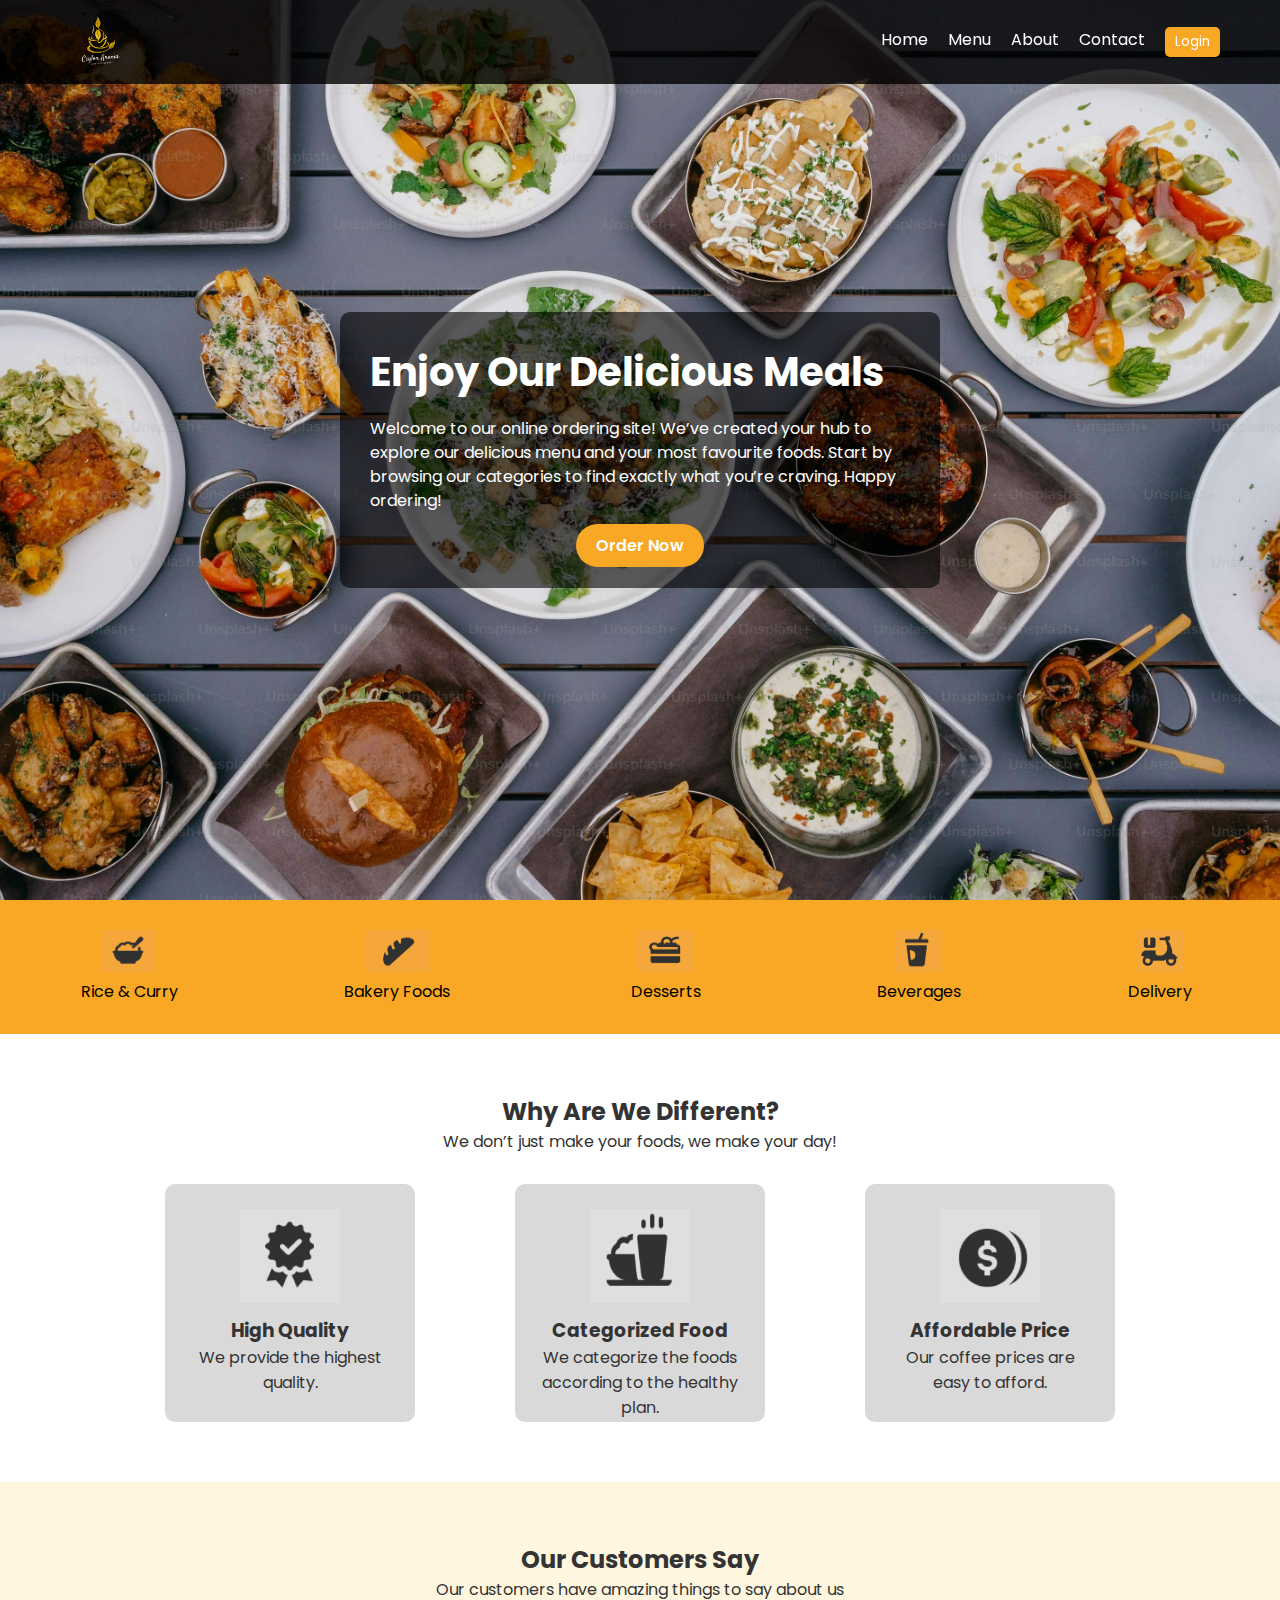
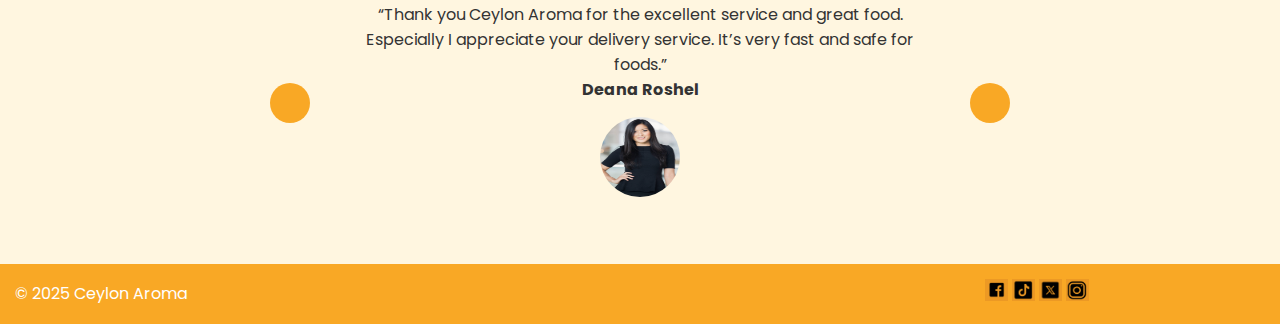
<file: index.html>
<!DOCTYPE html>
<html lang="en">
<head>
  <meta charset="UTF-8" />
  <meta name="viewport" content="width=device-width, initial-scale=1.0" />
  <title>Ceylon Aroma</title>
  <link rel="stylesheet" href="style.css" />
  <script defer src="script.js"></script>
  <link rel="preconnect" href="https://fonts.googleapis.com">
  <link href="https://fonts.googleapis.com/css2?family=Poppins:wght@400;600&display=swap" rel="stylesheet">
</head>
<body>
  <!-- Header -->
   
  <header>
    <img src="images/Screenshot_2025-10-11_164641__1_-removebg-preview (2) (1).png" width = 7% height=7%>
 
    <nav>
      <ul>
        <li><a href="#">Home</a></li>
        <li><a href="#">Menu</a></li>
        <li><a href="#">About</a></li>
        <li><a href="#">Contact</a></li>
        <button class="login-btn">Login</button>
      </ul>
    </nav>
  </header>

  <!-- Hero Section -->
  <section class="hero">
    <div class="hero-content">
      <h1>Enjoy Our Delicious Meals</h1>
      <p>Welcome to our online ordering site! We’ve created your hub to explore our delicious menu and your most favourite foods. Start by browsing our categories to find exactly what you’re craving. Happy ordering!</p>
      <center><a href="Order Form/order.html" class="order-btn">Order Now</a></center>
    </div>
  </section>

  <!-- Category Section -->
  <section class="categories">
    <div class="cat">
      <i class="fas fa-utensils"></i>
      <img src="images/Screenshot 2025-10-28 002026.png" height="50%" width="50%">
      <p>Rice & Curry</p>
    </div>
    <div class="cat">
      <i class="fas fa-bread-slice"></i>
      <img src="images/Screenshot 2025-10-28 002326.png" height="50%" width="50%">
      <p>Bakery Foods</p>
    </div>
    <div class="cat">
      <i class="fas fa-ice-cream"></i>
      <img src="images/Screenshot 2025-10-28 002340.png" height="50%" width="50%">
      <p>Desserts</p>
    </div>
    <div class="cat">
      <i class="fas fa-coffee"></i>
      <img src="images/Screenshot 2025-10-28 002352.png" height="50%" width="50%">
      <p>Beverages</p>
    </div>
    <div class="cat">
      <i class="fas fa-truck"></i>
      <img src="images/Screenshot 2025-10-28 002404.png" height="50%" width="50%">
      <p>Delivery</p>
    </div>
  </section>

  <!-- Why Different -->
  <section class="why">
    <h2>Why Are We Different?</h2>
    <p>We don’t just make your foods, we make your day!</p>
    <div class="features">
      <div class="feature">
        <i class="fas fa-award"></i>
        <img src="images/Screenshot 2025-10-28 000107.png" width="50%" height="50%">
        <h3>High Quality</h3>
        <p>We provide the highest quality.</p>
      </div>
      <div class="feature">
        <i class="fas fa-list"></i>
        <img src="images/Screenshot 2025-10-28 000648.png" width="50%" height="50%">
        <h3>Categorized Food</h3>
        <p>We categorize the foods according to the healthy plan.</p>
      </div>
      <div class="feature">
        <i class="fas fa-dollar-sign"></i>
        <img src="images/Screenshot 2025-10-28 000659.png" width="50%" height="50%">
        <h3>Affordable Price</h3>
        <p>Our coffee prices are easy to afford.</p>
      </div>
    </div>
  </section>

  <!-- Testimonials -->
  <section class="testimonials">
    <h2>Our Customers Say</h2>
    <p>Our customers have amazing things to say about us</p>
    <div class="testimonial-container">
      <button class="prev"><i class="fas fa-chevron-left"></i></button>
      <div class="testimonial active">
        <p>“Thank you Ceylon Aroma for the excellent service and great food. Especially I appreciate your delivery service. It’s very fast and safe for foods.”</p>
        <h4>Deana Roshel</h4>
        <img src="images/164728.jpg" alt="customer">
      </div>
      <div class="testimonial">
        <p>“Ceylon Aroma’s rice & curry is just perfect! Tastes like home and always fresh.”</p>
        <h4>Ravindu Perera</h4>
        <img src="images/successful-businessman_1098-18155.avif" alt="customer">
      </div>
      <div class="testimonial">
        <p>“Lovely bakery items and desserts! Highly recommend their chocolate cake.”</p>
        <h4>Minoli Fernando</h4>
        <img src="images/photo-1574701148212-8518049c7b2c.avif" alt="customer">
      </div>
      <button class="next"><i class="fas fa-chevron-right"></i></button>
    </div>
  </section>

  <!-- Footer -->
  <footer>
    <p>© 2025 Ceylon Aroma</p>

    <nav>
        <ul>
            <div class="socials">
            <img src="images/Screenshot 2025-10-28 003216.png" width="5%" height="75%">
            <img src="images/Screenshot 2025-10-28 003240.png" width="5%" height="75%">
            <img src="images/Screenshot 2025-10-28 003229.png" width="5%" height="75%">
            <img src="images/Screenshot 2025-10-28 003223.png" width="5%" height="75%">
            </div>
        </ul>
    </nav>
  </footer>
</body>
</html>
</file>
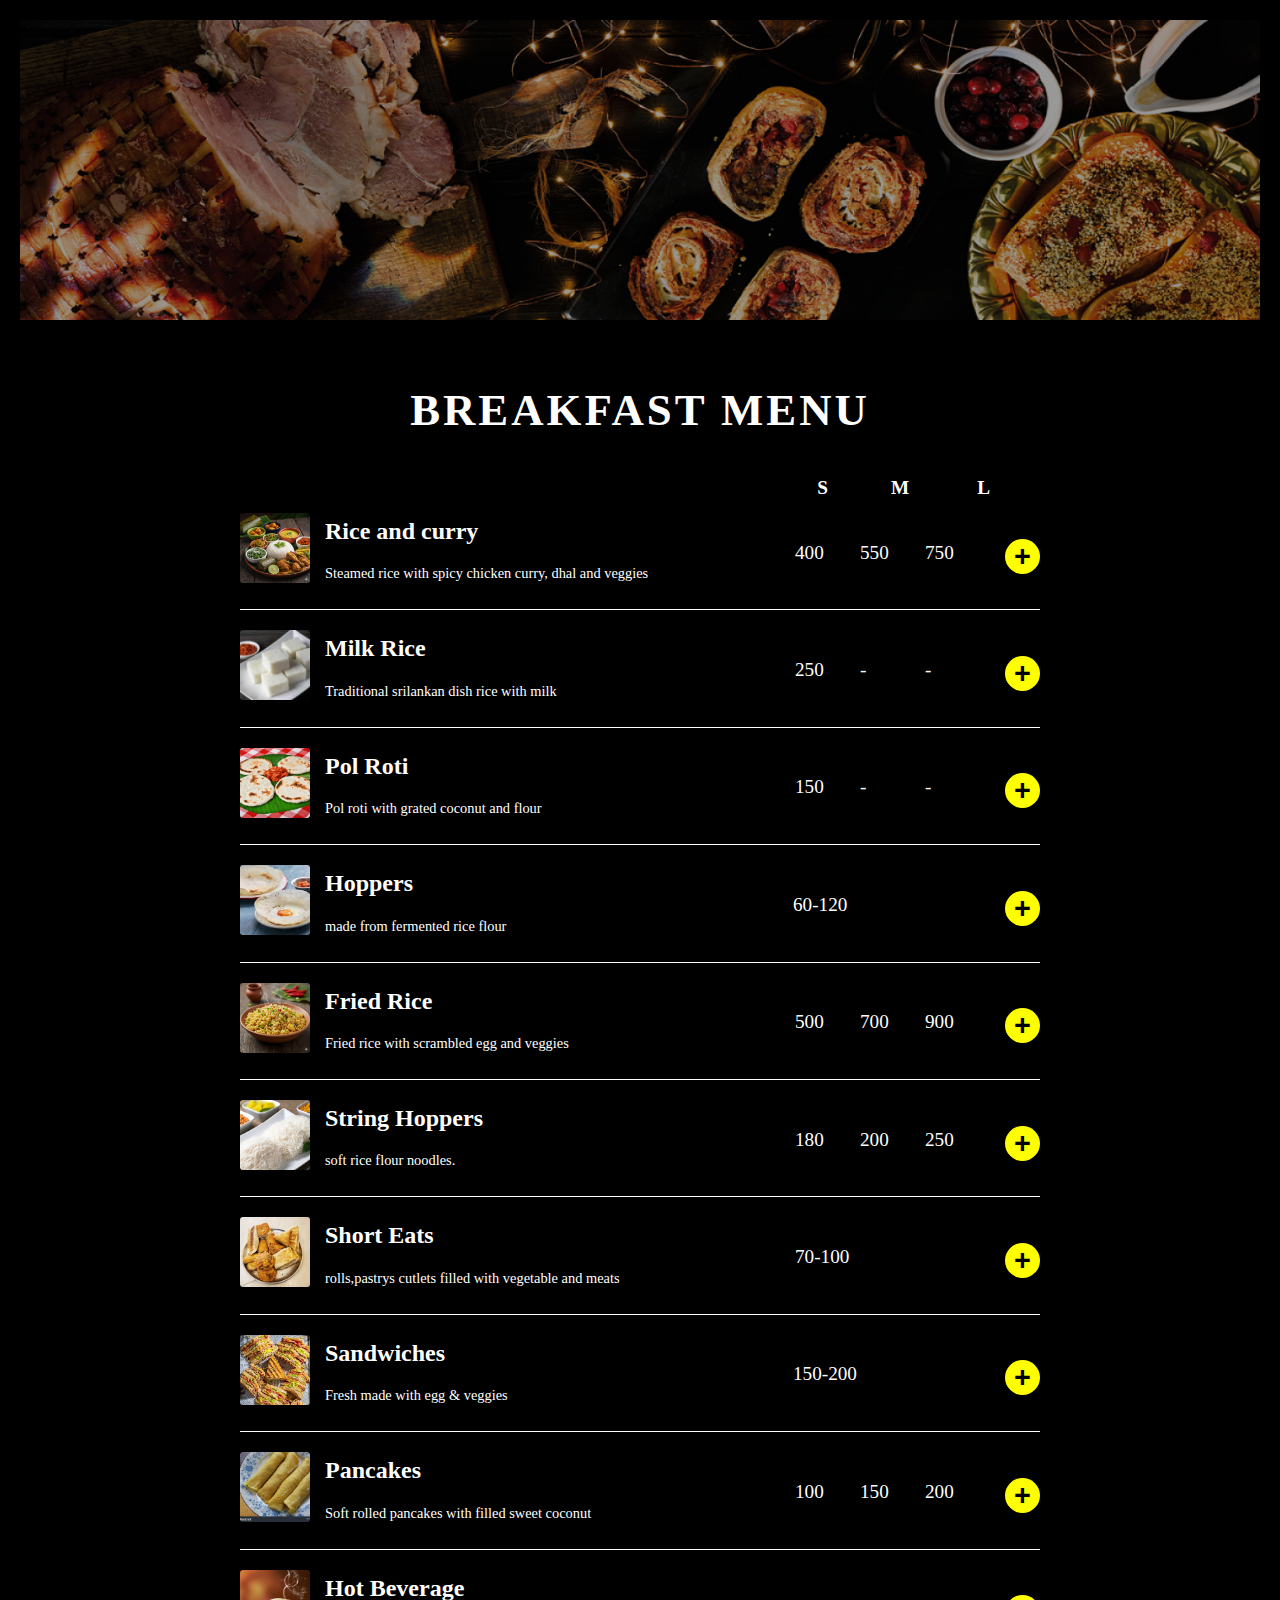
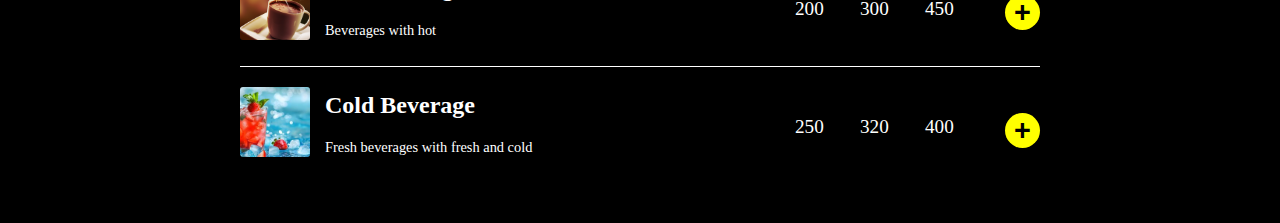
<file: breakfast.html>
<!DOCTYPE html>
<html lang="en">
<head>
    <meta charset="UTF-8">
    <meta name="viewport" content="width=device-width, initial-scale=1.0">
    <title>Breakfast Menu</title>
    <style>
        body {
            font-family:Almendra_SC;
            background-color: black;
            color: white;
            padding: 20px;
            margin: 0;
            line-height: 1.5;
        }

        /* Top image */
        .top-image {
            width: 100%;
            max-height: 300px; 
            margin: 0;
            line-height: 1.5;
           
            margin: 0 auto 20px;
        }

        .menu-container {
            max-width: 800px;
            margin: auto;
            padding: 0 10px;
        }

        .menu-title {
            font-family: Forte;
            text-align: center;
            font-size: 2.8em;
            color: white; 
            letter-spacing: 3px;
        }

       .menu-header {
            display: flex;
            justify-content: flex-end;
            font-weight: bold;
            font-size: 1.2em;
            margin-bottom: 10px;
            padding-right: 20px;
        }

        .menu-header span {
            width: 50px; 
            text-align: right;
        }

         .menu-item {
            display: flex;
            align-items: center;
            margin-bottom: 20px;
            border-bottom: 1px solid white;
            padding-bottom: 10px;
        }
        
      
        .item-details {
            flex-grow: 3;
            display: flex;
            align-items: left;
        }

        .item-image {
            width: 70px; 
            height: 70px;
            margin-right: 15px;
            object-fit: cover;
            border-radius: 3px;
         }

        
       
        .item-text-content {
            flex-grow: 0.5;
        }

        .item-name {
            font-size: 1.5em;
            font-weight: bold;
            margin: 0;
        }

        .item-description {
            font-size: 0.9em;
            color: white;
        }

        .item-price {
            display: flex;
            justify-content: flex-end;
            font-size: 1.2em;
        }
        .item-price span {
            width:65px;
            text-align: left;
        }

       /* Add button */
        .add-button {
            background-color: yellow;
            color: black;
            border: none;
            width: 35px;
            height: 35px;
            border-radius: 50%;
            font-size: 1.5em;
            font-weight: bold;
            cursor: pointer;
            margin-left: 15px;
            display: flex;
            align-items: center;
            justify-content: center;
            transition: all 0.3s ease;
          }

          .add-btn:hover {
            background-color: #FFC107;
            transform: scale(1.1);
         }

         .add-btn:active {
            transform: scale(0.95);
         }
    </style>
</head>
<body>

<img src="main.png" alt="A collection of breakfast foods" class="top-image">

<div class="menu-container">

    <h1 class="menu-title">BREAKFAST MENU</h1>

    <div class="menu-header">
        <span style="margin-right: 31px;">S</span>
        <span style="margin-right: 31px;">M</span>
        <span style="margin-right:30px;">L</span>
    </div>

    <div class="menu-item">
        <div class="item-details">
            <img src="Rice and Curry.jpg" alt="Rice and Curry" class="item-image">
            <div class="item-text-content">
                <h2 class="item-name">Rice and curry</h2>
                <p class="item-description">Steamed rice with spicy chicken curry, dhal and veggies</p>
            </div>
        </div>
        <div class="item-price">
            <span>400</span>
            <span>550</span>
            <span>750</span>
            <button class="add-button" onclick="addToCart('Rice and curry')">+</button>
        </div>
    </div>

    <div class="menu-item">
        <div class="item-details">
             <img src="Milk Rice.jpg" alt="Milk Rice" class="item-image">
            <div class="item-text-content">
                <h2 class="item-name">Milk Rice</h2>
                <p class="item-description">Traditional srilankan dish rice with milk</p>
            </div>
        </div>
        <div class="item-price">
            <span>250</span>
            <span>-</span>
            <span>-</span>
            <button class="add-button" onclick="addToCart('Milk Rice')">+</button>
        </div>
    </div>

    <div class="menu-item">
        <div class="item-details">
            <img src="Pol Roti.png" alt="Pol Roti" class="item-image">
            <div class="item-text-content">
                <h2 class="item-name">Pol Roti</h2>
                <p class="item-description">Pol roti with grated coconut and flour</p>
            </div>
        </div>
        <div class="item-price">
            <span>150</span>
            <span>-</span>
            <span>-</span>
             <button class="add-button" onclick="addToCart('Pol Roti')">+</button>
        </div>
    </div>

    <div class="menu-item">
        <div class="item-details">
            <img src="Hoppers.jpg" alt="Hoppers" class="item-image">
            <div class="item-text-content">
                <h2 class="item-name">Hoppers</h2>
                <p class="item-description">made from fermented rice flour</p>
            </div>
        </div>
        <div class="item-price">
            <span>60-120</span>
            <span style="width: 66px;"></span> 
            <span style="width: 66px;"></span> 
            <button class="add-button" onclick="addToCart('Hoppers')">+</button>
        </div>
    </div>
    
    <div class="menu-item">
        <div class="item-details">
            <img src="Fried Rice.jpg" alt="Fried Rice" class="item-image">
            <div class="item-text-content">
                <h2 class="item-name">Fried Rice</h2>
                <p class="item-description">Fried rice with scrambled egg and veggies</p>
            </div>
        </div>
        <div class="item-price">
            <span>500</span>
            <span>700</span>
            <span>900</span>
            <button class="add-button" onclick="addToCart('Fried Rice')">+</button>
        </div>
    </div>

    <div class="menu-item">
        <div class="item-details">
            <img src="String Hoppers.jpg" alt="String Hoppers" class="item-image">
            <div class="item-text-content">
                <h2 class="item-name">String Hoppers</h2>
                <p class="item-description">soft rice flour noodles.</p>
            </div>
        </div>
        <div class="item-price">
            <span>180</span>
            <span>200</span>
            <span>250</span>
            <button class="add-button" onclick="addToCart('String Hoppers')">+</button>
        </div>
    </div>
    
    <div class="menu-item">
        <div class="item-details">
            <img src="Short Eats.jfif" alt="Short Eats" class="item-image">
            <div class="item-text-content">
                <h2 class="item-name">Short Eats</h2>
                <p class="item-description">rolls,pastrys cutlets filled with vegetable and meats</p>
            </div>
        </div>
        <div class="item-price">
            <span>70-100</span>
            <span style="width: 65px;"></span>
            <span style="width: 65px;"></span>
             <button class="add-button" onclick="addToCart('Short Eats')">+</button>
        </div>
    </div>
    
    <div class="menu-item">
        <div class="item-details">
            <img src="Sandwiches.jfif" alt="Sandwiches" class="item-image">
            <div class="item-text-content">
                <h2 class="item-name">Sandwiches</h2>
                <p class="item-description">Fresh made with egg & veggies</p>
            </div>
        </div>
        <div class="item-price">
            <span>150-200</span>
            <span style="width: 66px;"></span>
            <span style="width: 66px;"></span>
            <button class="add-button" onclick="addToCart('Sandwiches')">+</button>
        </div>
    </div>
    
    <div class="menu-item">
        <div class="item-details">
            <img src="Pancakes.jfif" alt="Pancakes" class="item-image">
            <div class="item-text-content">
                <h2 class="item-name">Pancakes</h2>
                <p class="item-description">Soft rolled pancakes with filled sweet coconut</p>
            </div>
        </div>
        <div class="item-price">
            <span>100</span>
            <span>150</span>
            <span>200</span>
            <button class="add-button" onclick="addToCart('Pancakes')">+</button>
        </div>
    </div>

    <div class="menu-item">
        <div class="item-details">
            <img src="Hot Beverage.png" alt="Hot Beverage" class="item-image">
            <div class="item-text-content">
                <h2 class="item-name">Hot Beverage</h2>
                <p class="item-description">Beverages with hot</p>
            </div>
        </div>
        <div class="item-price">
            <span>200</span>
            <span>300</span>
            <span>450</span>
            <button class="add-button" onclick="addToCart('Hot Beverage')">+</button>
        </div>
    </div>

    <div class="menu-item" style="border-bottom: none;"> <div class="item-details">
            <img src="Cold Beverage.jpg" alt="Cold Beverage" class="item-image">
            <div class="item-text-content">
                <h2 class="item-name">Cold Beverage</h2>
                <p class="item-description">Fresh beverages with fresh and cold</p>
            </div>
        </div>
        <div class="item-price">
            <span>250</span>
            <span>320</span>
            <span>400</span>
            <button class="add-button" onclick="addToCart('Cold Beverage')">+</button>
        </div>
    </div>
</div>

<script>
    function addToCart(itemName) {
        alert('Added ' + itemName + ' to cart!');
    }
</script>

</body>
</html>
</file>
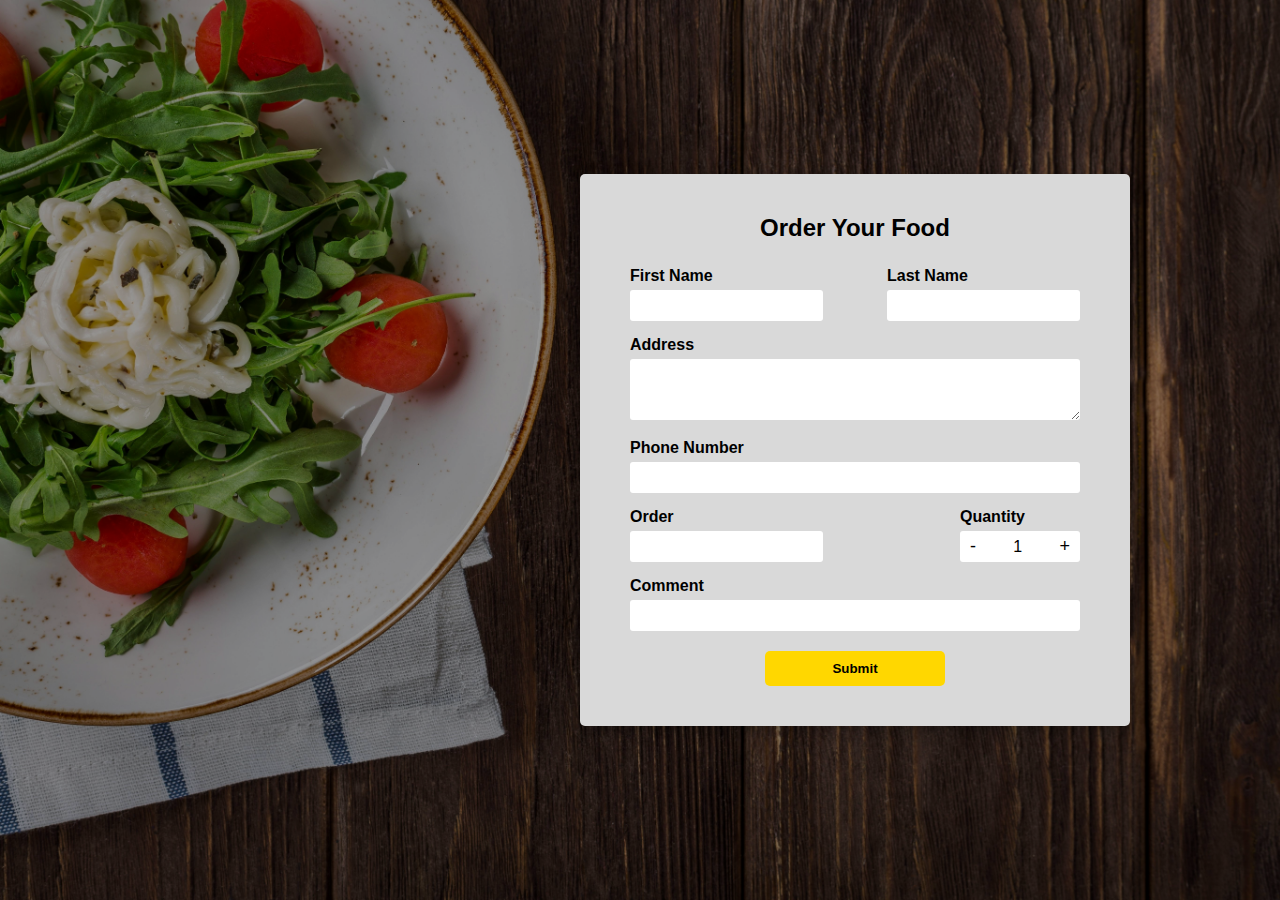
<file: order.html>
<!DOCTYPE html>
<html lang="en">
<head>
  <meta charset="UTF-8" />
  <meta name="viewport" content="width=device-width, initial-scale=1.0" />
  <title>Order Your Food</title>
  <link rel="stylesheet" href="order.css" />
</head>

<body>
  <section class="order-container">
    <div class="order-form-box">
      <h2>Order Your Food</h2>
    
      <form id="orderForm" action="submit_order.php" method="POST">
        <div class="form-row">
          <div class="form-group">
            <label for="fname">First Name</label>
            <input type="text" id="fname" name="first_name" required />
          </div>
          <div class="form-group">
            <label for="lname">Last Name</label>
            <input type="text" id="lname" name="last_name" required />
          </div>
        </div>

        <div class="form-group">
          <label for="address">Address</label>
          <textarea id="address" rows="3" name="address" required></textarea>
        </div>

        <div class="form-group">
          <label for="phone">Phone Number</label>
          <input type="tel" id="phone" name="phone" required />
        </div>

        <div class="form-row">
          <div class="form-group">
            <label for="order">Order</label>
            <input type="text" id="order" name="order_item" required />
          </div>
          <div class="form-group quantity-group">
            <label for="quantity">Quantity</label>
            <div class="quantity-controls">
              <button type="button" id="decrease">-</button>
              <span id="quantity">1</span>
              <button type="button" id="increase">+</button>
              <!-- Add a hidden input to send the quantity value to PHP -->
              <input type="hidden" id="quantityInput" name="quantity" value="1">
            </div>
          </div>
        </div>

        <div class="form-group">
          <label for="comment">Comment</label>
          <input type="text" id="comment" name="comment" />
        </div>

        <button type="submit" class="submit-btn">Submit</button>
      </form>
    </div>
  </section>

  <!-- Make sure your scripts are loaded after the HTML -->
  <script src="order.js"></script> 
</body>
</html>
</file>
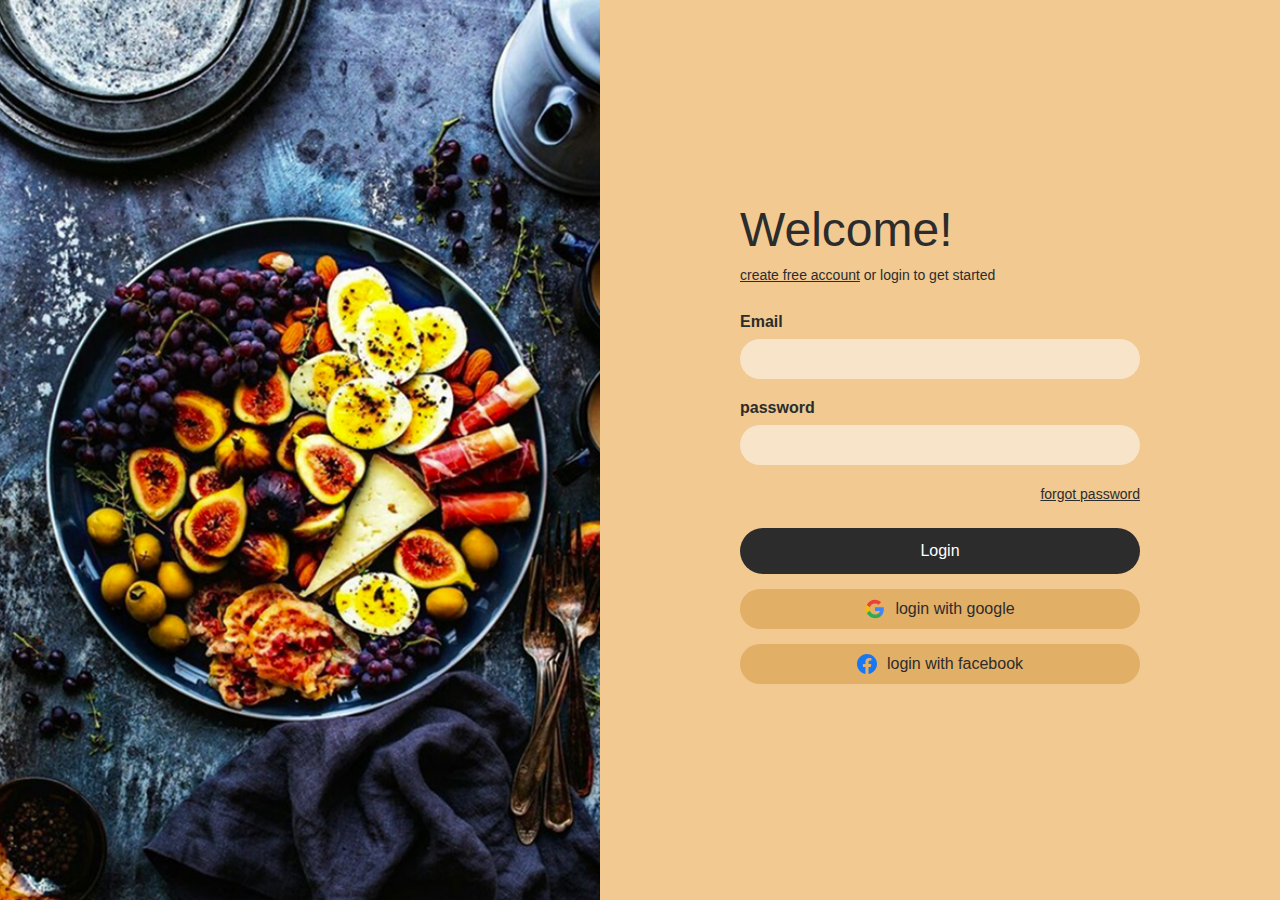
<file: ordering.html>
<!DOCTYPE html>
<html lang="en">
<head>
    <meta charset="UTF-8">
    <meta name="viewport" content="width=device-width, initial-scale=1.0">
    <title>Welcome - Login</title>
    <link rel="stylesheet" href="ordering.css">
</head>
<body>
    <div class="container">
        <div class="image-section">
            <img src="food.png" alt="Healthy food platter">
        </div>
        
        <div class="form-section">
            <div class="form-container">
                <h1>Welcome!</h1>
                <p class="subtitle">
                    <a href="#" class="link">create free account</a> or login to get started
                </p>
                
                <form id="loginForm" method="POST" action="backend.php">
                    <div class="form-group">
                        <label for="email">Email</label>
                        <input type="email" id="email" name="email" required>
                    </div>
                    
                    <div class="form-group">
                        <label for="password">password</label>
                        <input type="password" id="password" name="password" required>
                    </div>
                    
                    <div class="forgot-password">
                        <a href="#" class="link">forgot password</a>
                    </div>
                    
                    <button type="submit" class="btn btn-primary">Login</button>
                    
                    <button type="button" class="btn btn-google">
                        <svg viewBox="0 0 24 24" width="20" height="20">
                            <path fill="#4285F4" d="M22.56 12.25c0-.78-.07-1.53-.2-2.25H12v4.26h5.92c-.26 1.37-1.04 2.53-2.21 3.31v2.77h3.57c2.08-1.92 3.28-4.74 3.28-8.09z"/>
                            <path fill="#34A853" d="M12 23c2.97 0 5.46-.98 7.28-2.66l-3.57-2.77c-.98.66-2.23 1.06-3.71 1.06-2.86 0-5.29-1.93-6.16-4.53H2.18v2.84C3.99 20.53 7.7 23 12 23z"/>
                            <path fill="#FBBC05" d="M5.84 14.09c-.22-.66-.35-1.36-.35-2.09s.13-1.43.35-2.09V7.07H2.18C1.43 8.55 1 10.22 1 12s.43 3.45 1.18 4.93l2.85-2.22.81-.62z"/>
                            <path fill="#EA4335" d="M12 5.38c1.62 0 3.06.56 4.21 1.64l3.15-3.15C17.45 2.09 14.97 1 12 1 7.7 1 3.99 3.47 2.18 7.07l3.66 2.84c.87-2.6 3.3-4.53 6.16-4.53z"/>
                        </svg>
                        login with google
                    </button>
                    
                    <button type="button" class="btn btn-facebook">
                        <svg viewBox="0 0 24 24" width="20" height="20" fill="#1877F2">
                            <path d="M24 12.073c0-6.627-5.373-12-12-12s-12 5.373-12 12c0 5.99 4.388 10.954 10.125 11.854v-8.385H7.078v-3.47h3.047V9.43c0-3.007 1.792-4.669 4.533-4.669 1.312 0 2.686.235 2.686.235v2.953H15.83c-1.491 0-1.956.925-1.956 1.874v2.25h3.328l-.532 3.47h-2.796v8.385C19.612 23.027 24 18.062 24 12.073z"/>
                        </svg>
                        login with facebook
                    </button>
                </form>
            </div>
        </div>
    </div>
    
    <script src="ordering.js"></script>
</body>
</html>
</file>
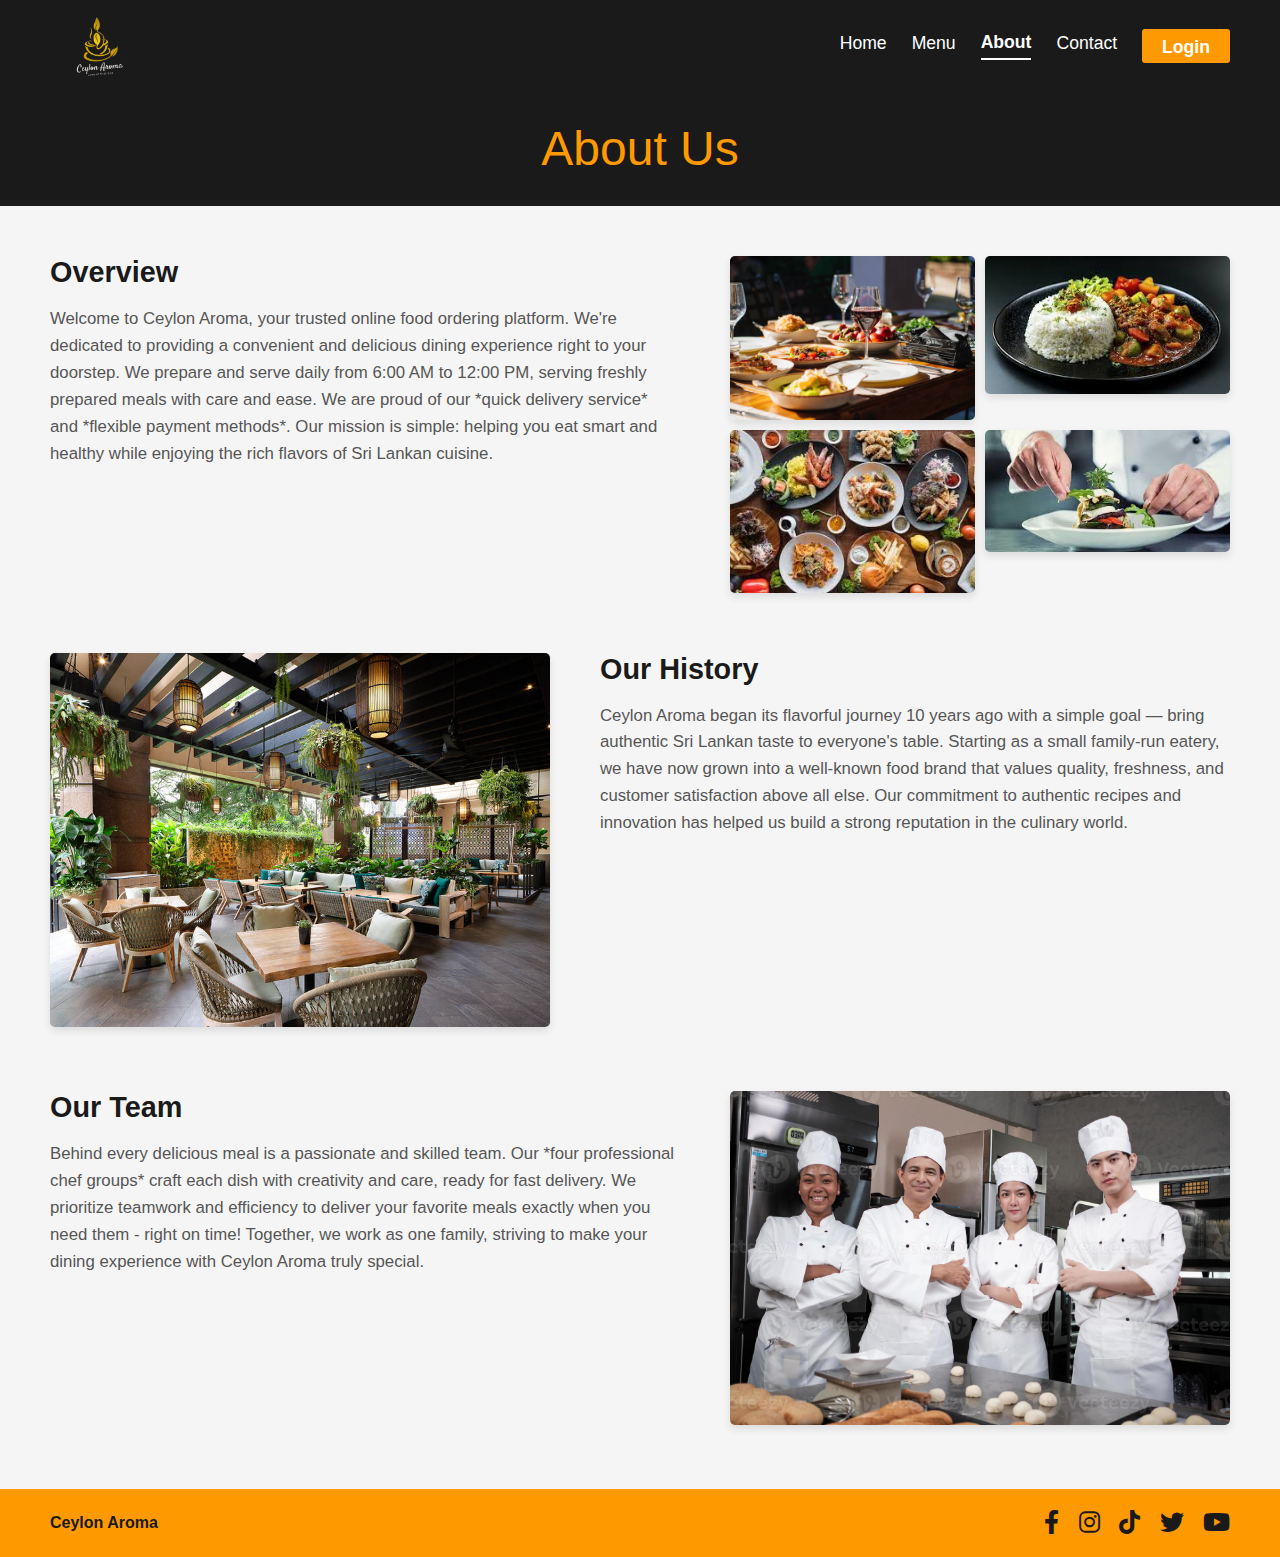
<file: aboutUs/about usn.html>
<!DOCTYPE html>
<html lang="en">
<head>
    <meta charset="UTF-8">
    <meta name="viewport" content="width=device-width, initial-scale=1.0">
    <title>Ceylon Aroma - About Us</title>
    <link rel="stylesheet" href="https://cdnjs.cloudflare.com/ajax/libs/font-awesome/6.0.0-beta3/css/all.min.css">
    <style>
        /* General Styles */
        body {
            font-family: Arial, sans-serif;
            margin: 0;
            padding: 0;
            background-color: #f5f5f5; /* Light grey background for the main content */
            color: #333;
        }

        /* Header (Navigation Bar) - Consistent Styling */
        .header {
            background-color: #1a1a1a;
            color: white;
            padding: 10px 50px; 
            display: flex;
            justify-content: space-between;
            align-items: center;
        }

        .logo {
            display: flex;
            align-items: center;
            font-size: 1.5em;
            font-weight: bold;
            color: #ff9900; 
        }

        .logo img {
             
            width: 100px;
            margin-right: 10px;
            margin-top: 5px;
        }

        .nav-links {
            display: flex;
            align-items: center;
        }

        .nav-links a {
            color: white;
            text-decoration: none;
            margin-left: 25px;
            padding-bottom: 5px;
            font-size: 1.1em;
            transition: border-bottom 0.3s;
        }

        .nav-links a:hover {
            border-bottom: 2px solid #ff9900;
        }

        /* Highlight the active link */
        .nav-links .about-link {
            border-bottom: 2px solid white; 
            font-weight: bold;
        }

        .login-btn {
            background-color: #ff9900;
            color: #1a1a1a;
            border: none;
            padding: 8px 20px;
            margin-left: 25px;
            text-decoration: none;
            font-weight: bold;
            border-radius: 3px;
        }

        /* Title Section - Consistent Styling */
        .title-section {
            background-color: #1a1a1a;
            color: #ff9900;
            text-align: center;
            padding: 30px 0; 
        }

        .title-section h1 {
            margin: 0;
            font-size: 3em;
            font-weight: normal;
        }

        /* About Content Section */
        .about-content {
            max-width: 1200px;
            margin: 50px auto;
            padding: 0 50px;
        }

        /* Section Headings */
        .about-content h2 {
            font-size: 2em;
            color: #1a1a1a;
            margin-bottom: 20px;
            font-weight: bold;
        }

        /* Subheadings (Overview, Our History, Our Team) */
        .about-content h3 {
            font-size: 1.8em;
            color: #1a1a1a;
            margin-top: 0;
            margin-bottom: 15px;
            font-weight: 600; 
        }

        /* Layout for sections with text and images */
        .section-block {
            display: flex;
            align-items: flex-start;
            gap: 50px;
            margin-bottom: 60px;
        }

        .section-block.reversed {
            flex-direction: row-reverse;
        }

        .text-content {
            flex: 1;
        }

        .image-gallery {
            flex: 1;
            display: grid;
            grid-template-columns: repeat(2, 1fr);
            gap: 10px;
            max-width: 500px; 
        }

        .image-gallery img,
        .single-image img {
            width: 100%;
            height: auto;
            border-radius: 5px;
            object-fit: cover;
            box-shadow: 0 4px 8px rgba(0, 0, 0, 0.1);
        }
        
        /* Single Image Layouts */
        .single-image {
            flex: 1;
            max-width: 500px;
        }
        
        .single-image.wide {
            max-width: 100%;
        }

        /* Text Styling */
        .text-content p {
            line-height: 1.6;
            margin-bottom: 20px;
            font-size: 1.05em;
            color: #555;
        }

        /* Footer - Consistent Styling */
        .footer {
            background-color: #ff9900;
            padding: 20px 50px;
            display: flex;
            justify-content: space-between;
            align-items: center;
            color: #1a1a1a;
            font-weight: bold;
        }

        .social-icons a {
            color: #1a1a1a;
            font-size: 1.5em;
            margin-left: 15px;
            text-decoration: none;
        }

        /* Responsive Design */
        @media (max-width: 1000px) {
            .section-block, .section-block.reversed {
                flex-direction: column;
                align-items: center;
                gap: 30px;
            }

            .image-gallery, .single-image {
                max-width: 100%; 
                width: 100%;
            }
            
            .image-gallery {
                grid-template-columns: 1fr 1fr; 
            }
            
            .about-content {
                padding: 0 20px;
            }
        }
    </style>
</head>
<body>

    <header class="header">
        <div class="logo">
            <img src="icon ca.png" alt="Ceylon Aroma Logo"> 
            
        </div>
        <nav class="nav-links">
            <a href="#">Home</a>
            <a href="#">Menu</a>
            <a href="#" class="about-link">About</a>
            <a href="#">Contact</a>
            <a href="#" class="login-btn">Login</a>
        </nav>
    </header>

    <div class="title-section">
        <h1>About Us</h1>
    </div>

    <div class="about-content">
        
        <div class="section-block">
            <div class="text-content">
                <h3>Overview</h3>
                <p>Welcome to Ceylon Aroma, your trusted online food ordering platform. We're dedicated to providing a convenient and delicious dining experience right to your doorstep. We prepare and serve daily from 6:00 AM to 12:00 PM, serving freshly prepared meals with care and ease. We are proud of our *quick delivery service* and *flexible payment methods*. Our mission is simple: helping you eat smart and healthy while enjoying the rich flavors of Sri Lankan cuisine.</p>
            </div>
            <div class="image-gallery">
                <img src="meal1.jpg" alt="A collection of cooked meals">
                <img src="meal2.jpeg" alt="Close-up of Sri Lankan curry">
                <img src="meal3.jpeg" alt="Dining table with multiple dishes">
                <img src="meal4.jpeg" alt="Chef plating food">
            </div>
        </div>
        
        <div class="section-block reversed">
            <div class="text-content">
                <h3>Our History</h3>
                <p>Ceylon Aroma began its flavorful journey 10 years ago with a simple goal — bring authentic Sri Lankan taste to everyone's table. Starting as a small family-run eatery, we have now grown into a well-known food brand that values quality, freshness, and customer satisfaction above all else. Our commitment to authentic recipes and innovation has helped us build a strong reputation in the culinary world.</p>
            </div>
            <div class="single-image">
                <img src="inside.jpg" alt="Interior view of a modern restaurant">
            </div>
        </div>

        <div class="section-block">
            <div class="text-content">
                <h3>Our Team</h3>
                <p>Behind every delicious meal is a passionate and skilled team. Our *four professional chef groups* craft each dish with creativity and care, ready for fast delivery. We prioritize teamwork and efficiency to deliver your favorite meals exactly when you need them - right on time! Together, we work as one family, striving to make your dining experience with Ceylon Aroma truly special.</p>
            </div>
            <div class="single-image">
                <img src="chefs.jpg" alt="Four smiling chefs in uniforms">
            </div>
        </div>

    </div>

    <footer class="footer">
        <div>Ceylon Aroma</div>
        <div class="social-icons">
            <a href="#" aria-label="Facebook"><i class="fab fa-facebook-f"></i></a>
            <a href="#" aria-label="Instagram"><i class="fab fa-instagram"></i></a>
            <a href="#" aria-label="TikTok"><i class="fab fa-tiktok"></i></a>
            <a href="#" aria-label="X (Twitter)"><i class="fab fa-twitter"></i></a>
            <a href="#" aria-label="YouTube"><i class="fab fa-youtube"></i></a>
        </div>
    </footer>

</body>
</html>
</file>
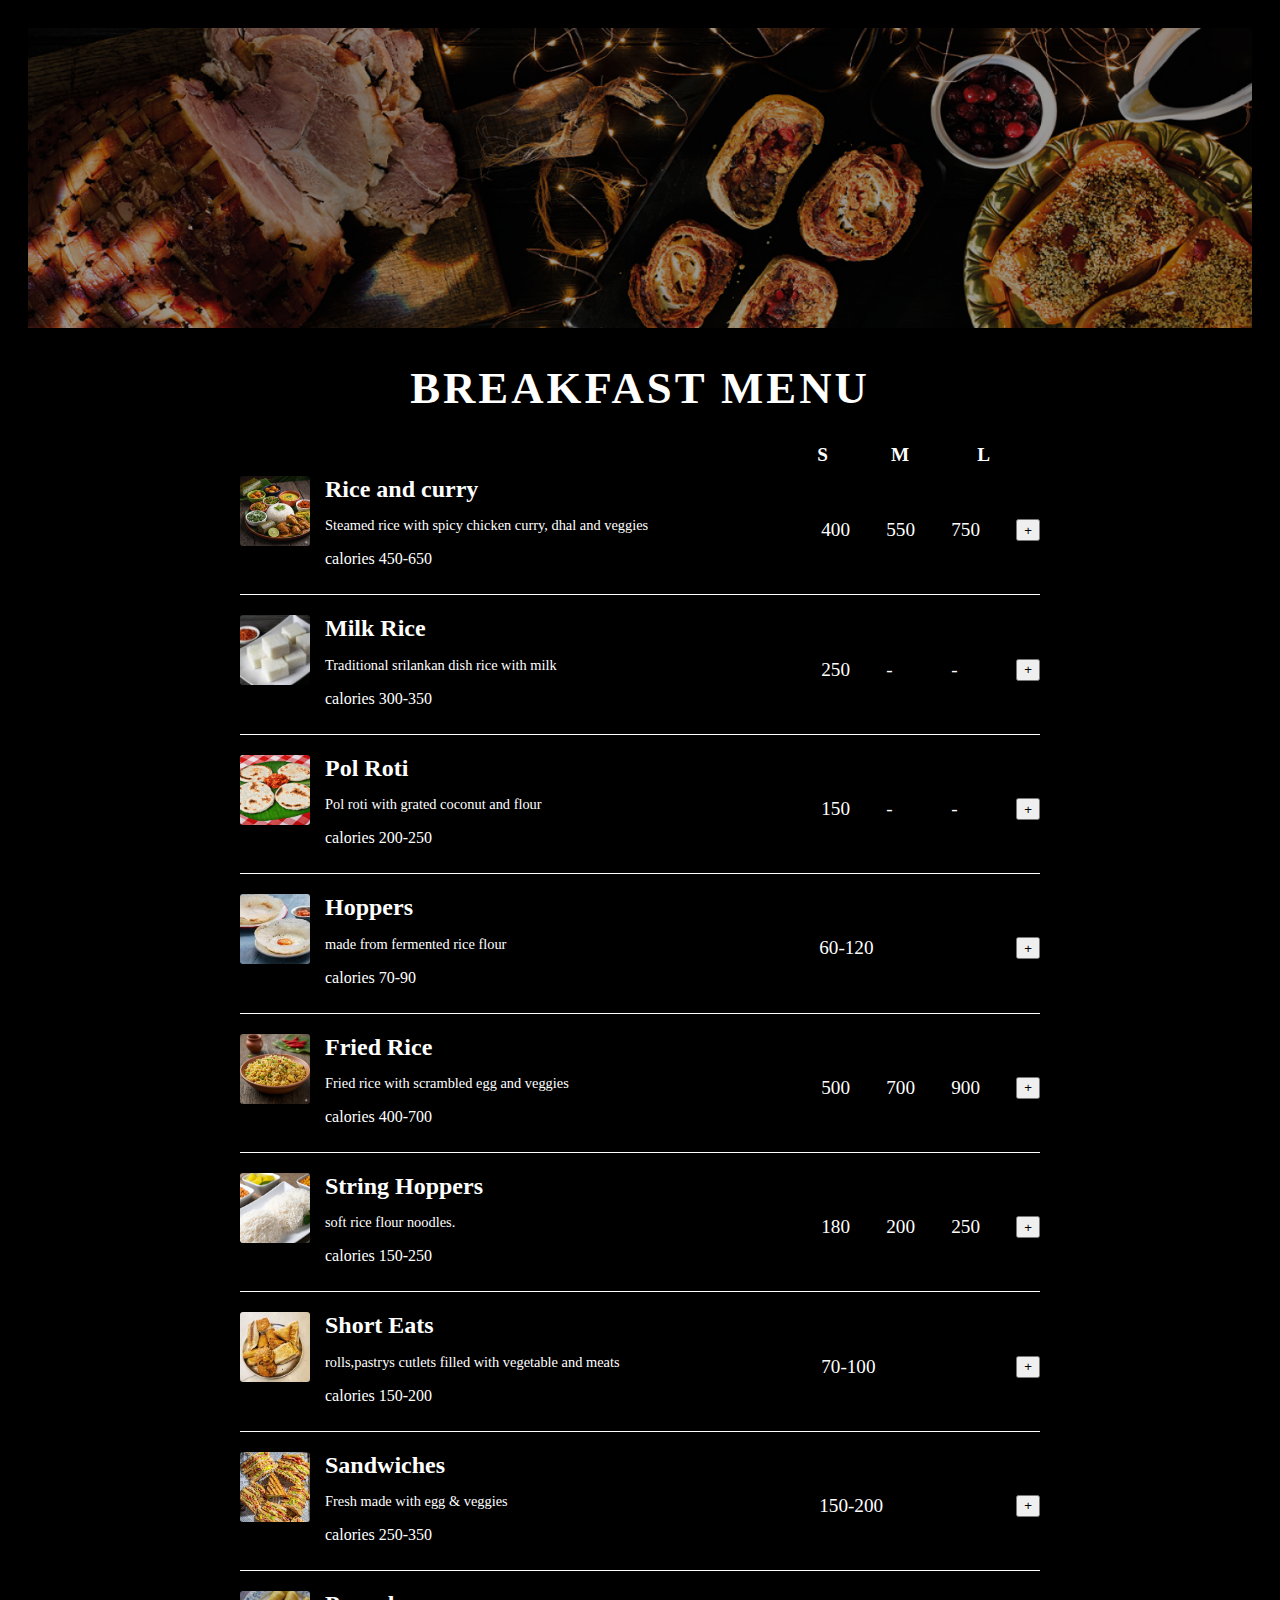
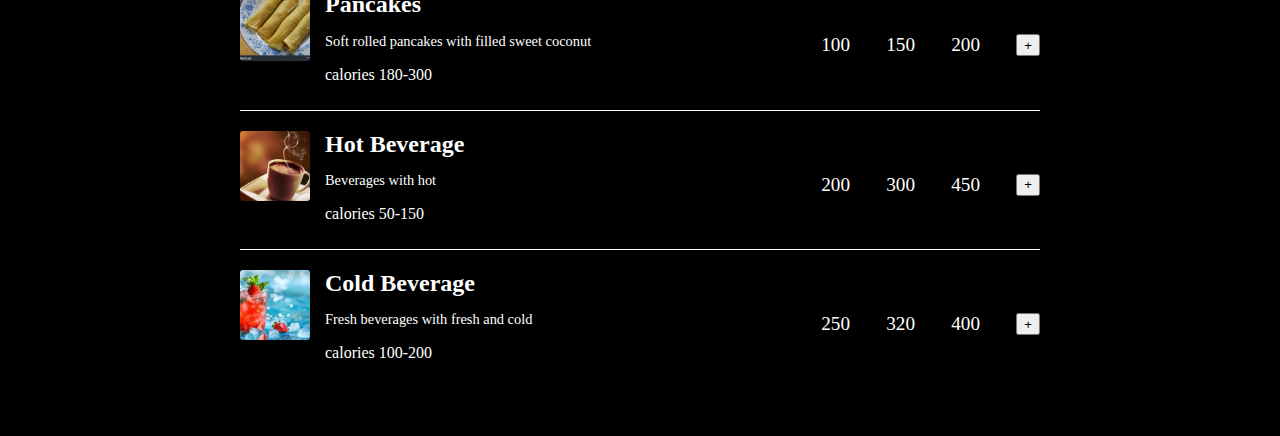
<file: Breakfast/breakfast.html>
<!DOCTYPE html>
<html lang="en">
<head>
    <meta charset="UTF-8">
    <meta name="viewport" content="width=device-width, initial-scale=1.0">
    <title>Breakfast Menu</title>
    <style>
        body {
            font-family:Almendra_SC;
            background-color: black;
            color: white;
            padding: 20px;
      

        }

        /* Top image */
        .top-image {
            width: 100%;
            max-height: 300px; 
            margin: 0;
            line-height: 1.5;
        }

        .menu-container {
            max-width: 800px;
            margin: auto;
           
        }

        .menu-title {
            font-family: Forte;
            text-align: center;
            font-size: 2.8em;
            color: white; 
            letter-spacing: 3px;
        }

       .menu-header {
            display: flex;
            justify-content: flex-end;
            font-weight: bold;
            font-size: 1.2em;
            margin-bottom: 10px;
            padding-right: 20px;
        }

        .menu-header span {
            width: 50px; 
            text-align: right;
        }

         .menu-item {
            display: flex;
            align-items: center;
            margin-bottom: 20px;
            border-bottom: 1px solid white;
            padding-bottom: 10px;
        }
        
      
        .item-details {
            flex-grow: 3;
            display: flex;
            align-items: left;
        }

        .item-image {
            width: 70px; 
            height: 70px;
            margin-right: 15px;
            object-fit: cover;
            border-radius: 3px;
         }

        
       
        .item-text-content {
            flex-grow: 0.5;
        }

        .item-name {
            font-size: 1.5em;
            font-weight: bold;
            margin: 0;
        }

        .item-description {
            font-size: 0.9em;
            color: white;
        }

        .item-price {
            display: flex;
            justify-content: flex-end;
            font-size: 1.2em;
        }
        .item-price span {
            width:65px;
            text-align: left;
        }

       /* Add button */
        .add-button {
            background-color: #FFFFE0;
            color: black;
            border: none;
            width: 35px;
            height: 35px;
            border-radius: 50%;
            font-size: 1.5em;
            font-weight: bold;
            cursor: pointer;
            margin-left: 15px;
            display: flex;
            align-items: center;
            justify-content: center;
            transition: all 0.3s ease;
          }

          .add-btn:hover {
            background-color: #FFC107;
            transform: scale(1.1);
         }

         .add-btn:active {
            transform: scale(0.95);
         }
    </style>
</head>
<body>

<img src="main.png" alt="A collection of breakfast foods" class="top-image">

<div class="menu-container">

    <h1 class="menu-title">BREAKFAST MENU</h1>

    <div class="menu-header">
        <span style="margin-right: 31px;">S</span>
        <span style="margin-right: 31px;">M</span>
        <span style="margin-right:30px;">L</span>
    </div>

    <div class="menu-item">
        <div class="item-details">
            <img src="Rice_and_Curry.jpg" alt="Rice and Curry" class="item-image">
            <div class="item-text-content">
                <h2 class="item-name">Rice and curry</h2>
                <p class="item-description">Steamed rice with spicy chicken curry, dhal and veggies</p>
                <p>calories  450-650</p>
            </div>
        </div>
        <div class="item-price">
            <span>400</span>
            <span>550</span>
            <span>750</span>
            <button class="add-btn" onclick="addToCart('Rice and curry')">+</button>
        </div>
    </div>

    <div class="menu-item">
        <div class="item-details">
             <img src="Milk_Rice.jpg" alt="Milk Rice" class="item-image">
            <div class="item-text-content">
                <h2 class="item-name">Milk Rice</h2>
                <p class="item-description">Traditional srilankan dish rice with milk</p>
                 <p>calories  300-350</p>
            </div>
        </div>
        <div class="item-price">
            <span>250</span>
            <span>-</span>
            <span>-</span>
            <button class="add-btn" onclick="addToCart('Milk Rice')">+</button>
        </div>
    </div>

    <div class="menu-item">
        <div class="item-details">
            <img src="Pol_Roti.png" alt="Pol Roti" class="item-image">
            <div class="item-text-content">
                <h2 class="item-name">Pol Roti</h2>
                <p class="item-description">Pol roti with grated coconut and flour</p>
                 <p>calories  200-250</p>
            </div>
        </div>
        <div class="item-price">
            <span>150</span>
            <span>-</span>
            <span>-</span>
             <button class="add-btn" onclick="addToCart('Pol Roti')">+</button>
        </div>
    </div>

    <div class="menu-item">
        <div class="item-details">
            <img src="Hoppers.jpg" alt="Hoppers" class="item-image">
            <div class="item-text-content">
                <h2 class="item-name">Hoppers</h2>
                <p class="item-description">made from fermented rice flour</p>
                 <p>calories  70-90</p>
            </div>
        </div>
        <div class="item-price">
            <span>60-120</span>
            <span style="width: 66px;"></span> 
            <span style="width: 66px;"></span> 
            <button class="add-btn" onclick="addToCart('Hoppers')">+</button>
        </div>
    </div>
    
    <div class="menu-item">
        <div class="item-details">
            <img src="Fried_Rice.jpg" alt="Fried Rice" class="item-image">
            <div class="item-text-content">
                <h2 class="item-name">Fried Rice</h2>
                <p class="item-description">Fried rice with scrambled egg and veggies</p>
                 <p>calories  400-700</p>
            </div>
        </div>
        <div class="item-price">
            <span>500</span>
            <span>700</span>
            <span>900</span>
            <button class="add-btn" onclick="addToCart('Fried Rice')">+</button>
        </div>
    </div>

    <div class="menu-item">
        <div class="item-details">
            <img src="String_Hoppers.jpg" alt="String Hoppers" class="item-image">
            <div class="item-text-content">
                <h2 class="item-name">String Hoppers</h2>
                <p class="item-description">soft rice flour noodles.</p>
                 <p>calories  150-250</p>
            </div>
        </div>
        <div class="item-price">
            <span>180</span>
            <span>200</span>
            <span>250</span>
            <button class="add-btn" onclick="addToCart('String Hoppers')">+</button>
        </div>
    </div>
    
    <div class="menu-item">
        <div class="item-details">
            <img src="Short_Eats.jfif" alt="Short Eats" class="item-image">
            <div class="item-text-content">
                <h2 class="item-name">Short Eats</h2>
                <p class="item-description">rolls,pastrys cutlets filled with vegetable and meats</p>
                 <p>calories  150-200</p>
            </div>
        </div>
        <div class="item-price">
            <span>70-100</span>
            <span style="width: 65px;"></span>
            <span style="width: 65px;"></span>
             <button class="add-btn" onclick="addToCart('Short Eats')">+</button>
        </div>
    </div>
    
    <div class="menu-item">
        <div class="item-details">
            <img src="Sandwiches.jfif" alt="Sandwiches" class="item-image">
            <div class="item-text-content">
                <h2 class="item-name">Sandwiches</h2>
                <p class="item-description">Fresh made with egg & veggies</p>
                 <p>calories  250-350</p>
            </div>
        </div>
        <div class="item-price">
            <span>150-200</span>
            <span style="width: 66px;"></span>
            <span style="width: 66px;"></span>
            <button class="add-btn" onclick="addToCart('Sandwiches')">+</button>
        </div>
    </div>
    
    <div class="menu-item">
        <div class="item-details">
            <img src="Pancakes.jfif" alt="Pancakes" class="item-image">
            <div class="item-text-content">
                <h2 class="item-name">Pancakes</h2>
                <p class="item-description">Soft rolled pancakes with filled sweet coconut</p>
                 <p>calories  180-300</p>
            </div>
        </div>
        <div class="item-price">
            <span>100</span>
            <span>150</span>
            <span>200</span>
            <button class="add-btn" onclick="addToCart('Pancakes')">+</button>
        </div>
    </div>

    <div class="menu-item">
        <div class="item-details">
            <img src="Hot_Beverage.png" alt="Hot Beverage" class="item-image">
            <div class="item-text-content">
                <h2 class="item-name">Hot Beverage</h2>
                <p class="item-description">Beverages with hot</p>
                 <p>calories  50-150</p>
            </div>
        </div>
        <div class="item-price">
            <span>200</span>
            <span>300</span>
            <span>450</span>
            <button class="add-btn" onclick="addToCart('Hot Beverage')">+</button>
        </div>
    </div>

    <div class="menu-item" style="border-bottom: none;"> <div class="item-details">
            <img src="Cold_Beverage.jpg" alt="Cold Beverage" class="item-image">
            <div class="item-text-content">
                <h2 class="item-name">Cold Beverage</h2>
                <p class="item-description">Fresh beverages with fresh and cold</p>
                 <p>calories  100-200</p>
            </div>
        </div>
        <div class="item-price">
            <span>250</span>
            <span>320</span>
            <span>400</span>
            <button class="add-btn" onclick="addToCart('Cold Beverage')">+</button>
        </div>
    </div>
</div>

<script>
    function addToCart(itemName) {
        alert('Added ' + itemName + ' to cart!');
    }
</script>

</body>

</html>
</file>
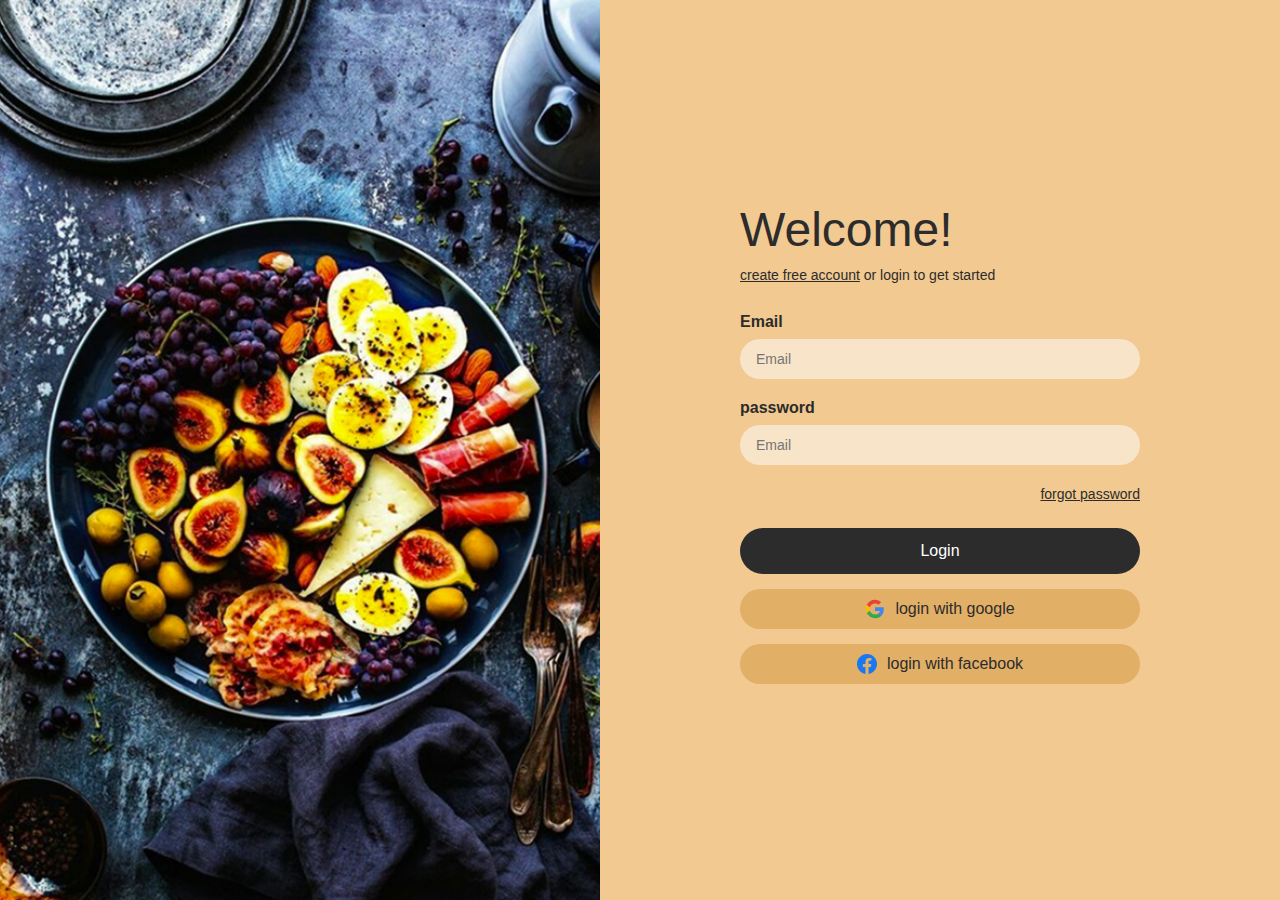
<file: login and registration/login.html>
<!DOCTYPE html>
<html lang="en">
<head>
    <meta charset="UTF-8">
    <meta name="viewport" content="width=device-width, initial-scale=1.0">
    <title>Welcome - Login</title>
    <link rel="stylesheet" href="login.css">
</head>
<body>
    <div class="container">
        <div class="image-section">
            <img src="food.png" alt="Healthy food platter">
        </div>
        
        <div class="form-section">
            <div class="form-container">
                <h1>Welcome!</h1>
                <p class="subtitle">
                    <a href="register.html" class="link">create free account</a> or login to get started
                </p>
                
                <form id="loginForm" method="POST" action="login.php">
                    <div class="form-group">
                        <label for="email">Email</label>
                        <input type="email" id="email" name="email"  placeholder="Email" required>
                    </div>
                    
                    <div class="form-group">
                        <label for="password">password</label>
                        <input type="password" id="password" name="password" placeholder="Email" required>
                    </div>
                    
                    <div class="forgot-password">
                        <a href="#" class="link">forgot password</a>
                    </div>
                    
                    <button type="submit" class="btn btn-primary">Login</button>
                    
                    <button type="button" class="btn btn-google">
                        <svg viewBox="0 0 24 24" width="20" height="20">
                            <path fill="#4285F4" d="M22.56 12.25c0-.78-.07-1.53-.2-2.25H12v4.26h5.92c-.26 1.37-1.04 2.53-2.21 3.31v2.77h3.57c2.08-1.92 3.28-4.74 3.28-8.09z"/>
                            <path fill="#34A853" d="M12 23c2.97 0 5.46-.98 7.28-2.66l-3.57-2.77c-.98.66-2.23 1.06-3.71 1.06-2.86 0-5.29-1.93-6.16-4.53H2.18v2.84C3.99 20.53 7.7 23 12 23z"/>
                            <path fill="#FBBC05" d="M5.84 14.09c-.22-.66-.35-1.36-.35-2.09s.13-1.43.35-2.09V7.07H2.18C1.43 8.55 1 10.22 1 12s.43 3.45 1.18 4.93l2.85-2.22.81-.62z"/>
                            <path fill="#EA4335" d="M12 5.38c1.62 0 3.06.56 4.21 1.64l3.15-3.15C17.45 2.09 14.97 1 12 1 7.7 1 3.99 3.47 2.18 7.07l3.66 2.84c.87-2.6 3.3-4.53 6.16-4.53z"/>
                        </svg>
                        login with google
                    </button>
                    
                    <button type="button" class="btn btn-facebook">
                        <svg viewBox="0 0 24 24" width="20" height="20" fill="#1877F2">
                            <path d="M24 12.073c0-6.627-5.373-12-12-12s-12 5.373-12 12c0 5.99 4.388 10.954 10.125 11.854v-8.385H7.078v-3.47h3.047V9.43c0-3.007 1.792-4.669 4.533-4.669 1.312 0 2.686.235 2.686.235v2.953H15.83c-1.491 0-1.956.925-1.956 1.874v2.25h3.328l-.532 3.47h-2.796v8.385C19.612 23.027 24 18.062 24 12.073z"/>
                        </svg>
                        login with facebook
                    </button>
                </form>
            </div>
        </div>
    </div>
    
    <script src="login.js"></script>
</body>
</html>
</file>
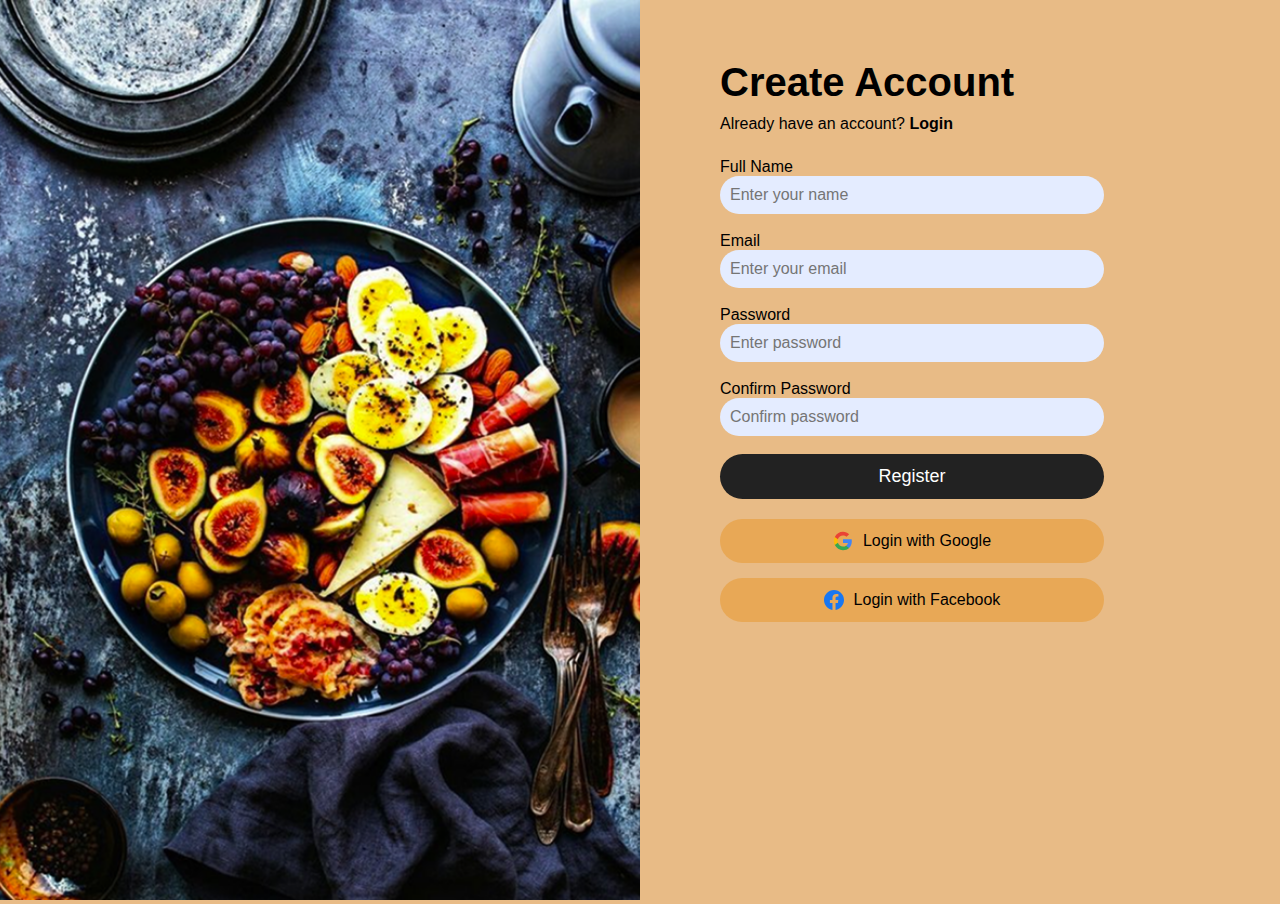
<file: login and registration/register.html>
<!DOCTYPE html>
<html lang="en">
<head>
    <meta charset="UTF-8">
    <meta name="viewport" content="width=device-width, initial-scale=1.0">
    <title>Create Account</title>
    <link rel="stylesheet" href="register.css">

    <!-- Font Awesome for Facebook Icon -->
    <link rel="stylesheet" href="https://cdnjs.cloudflare.com/ajax/libs/font-awesome/6.5.0/css/all.min.css">

</head>
<body>

<div class="container">

    <!-- Left Image Section -->
    <div class="image-section">
        <img src="food.png" alt="Food Image">
    </div>

    <!-- Right Side Form -->
    <div class="form-section">

        <h1>Create Account</h1>
        <p class="subtitle">Already have an account? <a href="login.html">Login</a></p>

        <form id="registerForm" method="POST" action="register.php">

            <label>Full Name</label><br>
            <input type="text" id="name"  name="full_name" placeholder="Enter your name" required><br>

            <label>Email</label><br>
            <input type="email" id="email" name="email" placeholder="Enter your email" required><br>

            <label>Password</label><br>
            <input type="password" id="password" name="password" placeholder="Enter password" required><br>

            <label>Confirm Password</label><br>
            <input type="password" id="confirmPassword"  name="confirm_password" placeholder="Confirm password" required>

            <button type="submit" class="btn-main">Register</button>

          
   


        </form>


                 <!-- GOOGLE BUTTON -->
<button type="button" class="google-btn">
     <svg viewBox="0 0 24 24" width="20" height="20">
                            <path fill="#4285F4" d="M22.56 12.25c0-.78-.07-1.53-.2-2.25H12v4.26h5.92c-.26 1.37-1.04 2.53-2.21 3.31v2.77h3.57c2.08-1.92 3.28-4.74 3.28-8.09z"/>
                            <path fill="#34A853" d="M12 23c2.97 0 5.46-.98 7.28-2.66l-3.57-2.77c-.98.66-2.23 1.06-3.71 1.06-2.86 0-5.29-1.93-6.16-4.53H2.18v2.84C3.99 20.53 7.7 23 12 23z"/>
                            <path fill="#FBBC05" d="M5.84 14.09c-.22-.66-.35-1.36-.35-2.09s.13-1.43.35-2.09V7.07H2.18C1.43 8.55 1 10.22 1 12s.43 3.45 1.18 4.93l2.85-2.22.81-.62z"/>
                            <path fill="#EA4335" d="M12 5.38c1.62 0 3.06.56 4.21 1.64l3.15-3.15C17.45 2.09 14.97 1 12 1 7.7 1 3.99 3.47 2.18 7.07l3.66 2.84c.87-2.6 3.3-4.53 6.16-4.53z"/>
                        </svg>
    Login with Google
</button>

<!-- FACEBOOK BUTTON (BLUE ICON) -->
<button type="button" class="fb-btn">
   <svg viewBox="0 0 24 24" width="20" height="20" fill="#1877F2">
                            <path d="M24 12.073c0-6.627-5.373-12-12-12s-12 5.373-12 12c0 5.99 4.388 10.954 10.125 11.854v-8.385H7.078v-3.47h3.047V9.43c0-3.007 1.792-4.669 4.533-4.669 1.312 0 2.686.235 2.686.235v2.953H15.83c-1.491 0-1.956.925-1.956 1.874v2.25h3.328l-.532 3.47h-2.796v8.385C19.612 23.027 24 18.062 24 12.073z"/>
                        </svg>
    Login with Facebook
</button>
    </div>
</div>

<script src="register.js"></script>
</body>
</html>
</file>
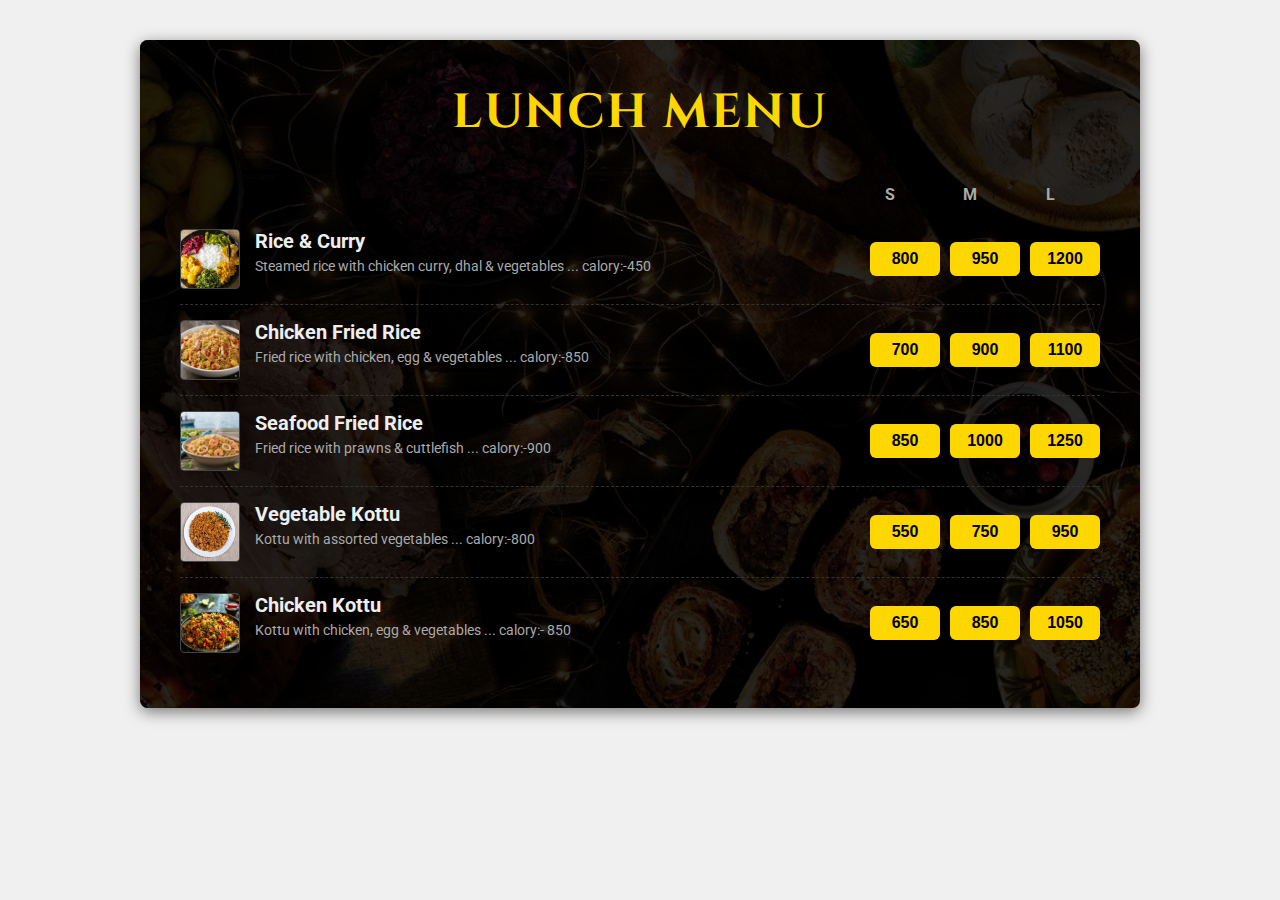
<file: My project new/lunch.html>
<!DOCTYPE html>
<html lang="en">
<head>
    <meta charset="UTF-8" />
    <meta name="viewport" content="width=device-width, initial-scale=1.0"/>
    <title>Lunch Menu</title>
    <link rel="stylesheet" href="LunchProject.css" />
    <link href="https://fonts.googleapis.com/css2?family=Cinzel:wght@700&family=Roboto:wght@300;400;700&display=swap" rel="stylesheet">
</head>
<body>
    <div class="menu-container">
        <div class="background-overlay"></div>

        <header class="menu-header">
            <h1 class="header-title">LUNCH MENU</h1>
        </header>

        <main class="menu-content">
            <div class="price-headers">
                <span class="price-size">S</span>
                <span class="price-size">M</span>
                <span class="price-size">L</span>
            </div>

            <section class="menu-category">
                <div id="lunch-items"></div>
            </section>
        </main>
    </div>

    <script src="LunchProject.js"></script>
</body>
</html>
</file>
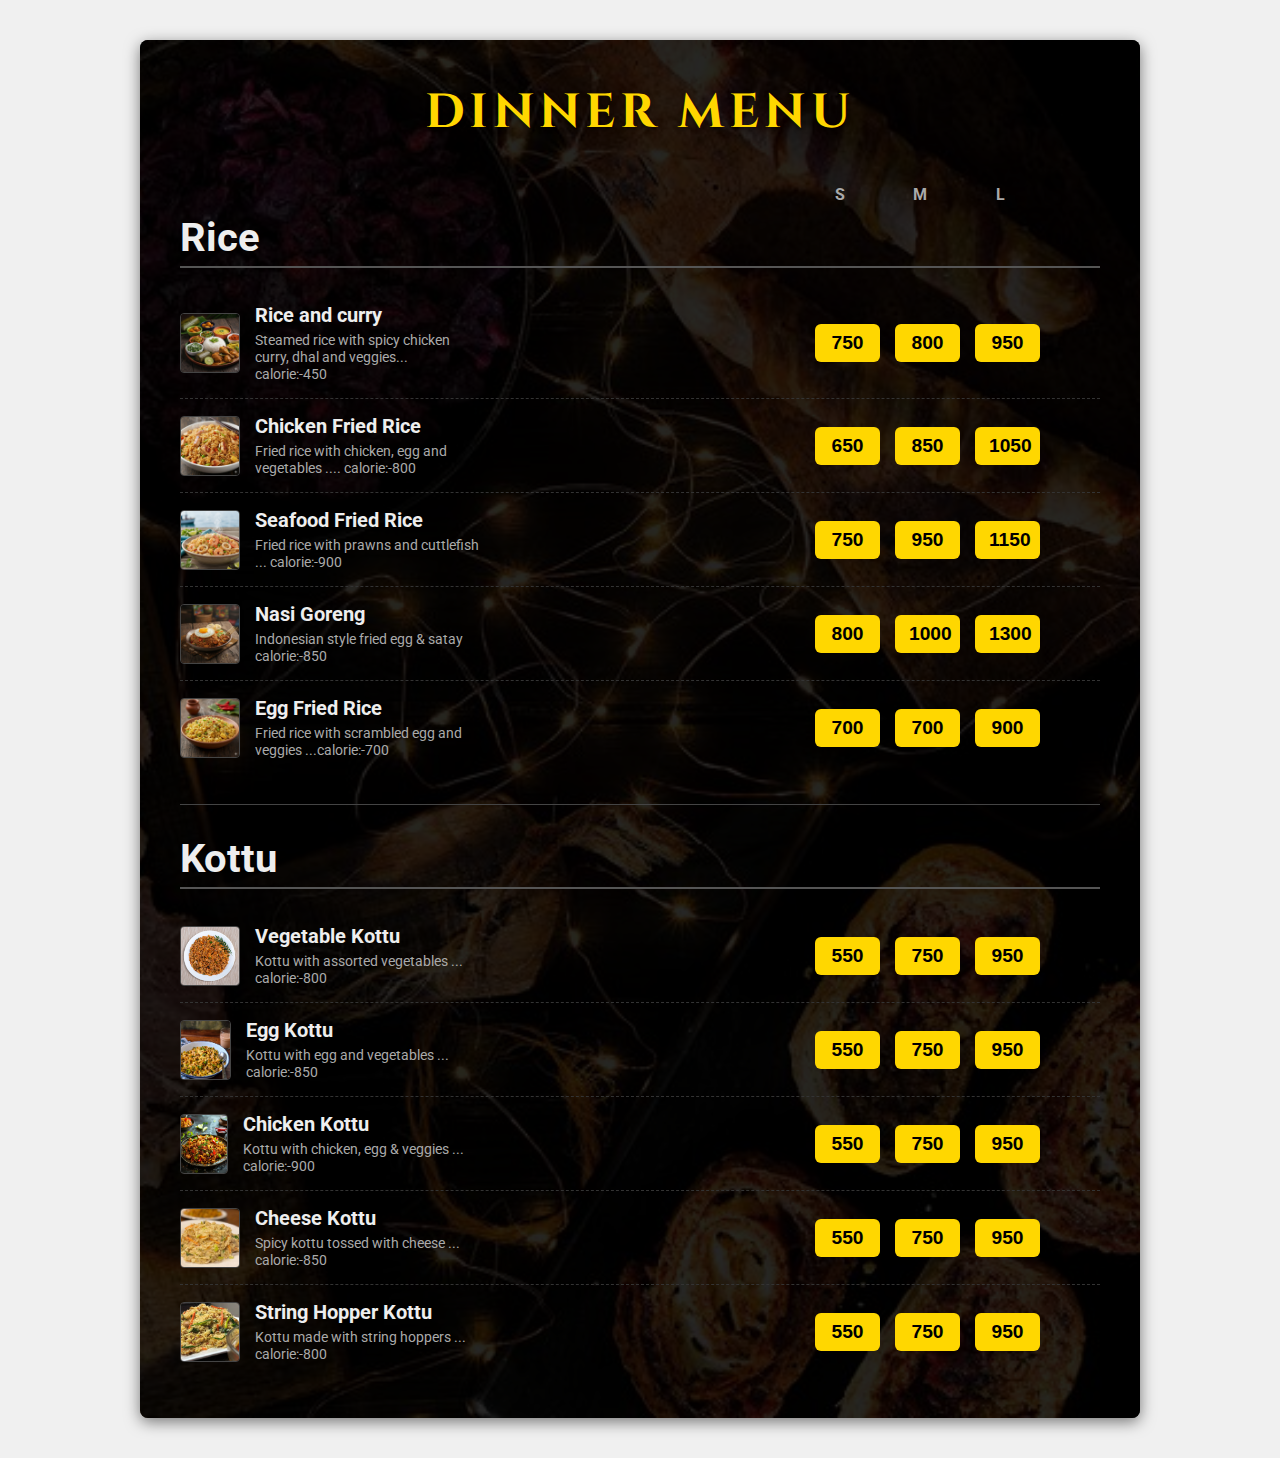
<file: My project new/Myproject.html>
<!DOCTYPE html>
<html lang="en">
<head>
    <meta charset="UTF-8">
    <meta name="viewport" content="width=device-width, initial-scale=1.0">
    <title>Dinner Menu</title>
    <link rel="stylesheet" href="MyProject.css">
    <link href="https://fonts.googleapis.com/css2?family=Cinzel:wght@700&family=Roboto:wght@300;400;700&display=swap" rel="stylesheet">
</head>
<body>
    <div class="menu-container">
        <div class="background-overlay"></div>

        <header class="menu-header">
            <h1 class="header-title">DINNER MENU</h1>
        </header>

        <main class="menu-content">
            <div class="price-headers">
                <span class="price-size">S</span>
                <span class="price-size">M</span>
                <span class="price-size">L</span>
            </div>
            
            <section class="menu-category">
                <h2>Rice</h2>
                <div id="rice-items">
                    </div>
            </section>

            <hr class="section-divider">

            <section class="menu-category">
                <h2>Kottu</h2>
                <div id="kottu-items">
                    </div>
            </section>
        </main>
    </div>

    <script src="MYProject.js"></script>
</body>
</html>
</file>
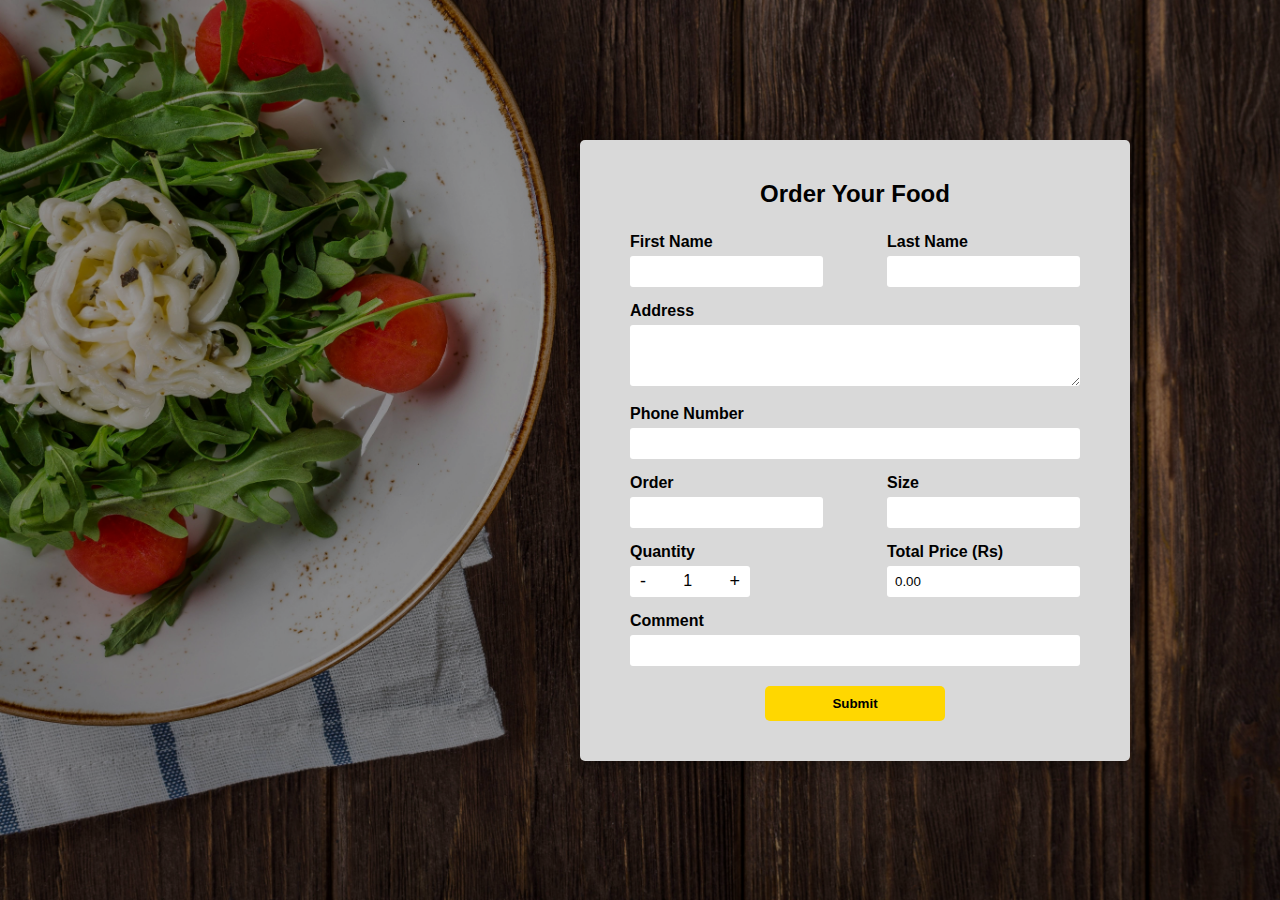
<file: My project new/order.html>
<!DOCTYPE html>
<html lang="en">
<head>
  <meta charset="UTF-8" />
  <meta name="viewport" content="width=device-width, initial-scale=1.0" />
  <title>Order Your Food</title>
  <link rel="stylesheet" href="order.css" />
</head>

<body>
  <section class="order-container">
    <div class="order-form-box">
      <h2>Order Your Food</h2>
    
      <form id="orderForm" action="submit_order.php" method="POST">
        <div class="form-row">
          <div class="form-group">
            <label for="fname">First Name</label>
            <input type="text" id="fname" name="first_name" required />
          </div>
          <div class="form-group">
            <label for="lname">Last Name</label>
            <input type="text" id="lname" name="last_name" required />
          </div>
        </div>

        <div class="form-group">
          <label for="address">Address</label>
          <textarea id="address" rows="3" name="address" required></textarea>
        </div>

        <div class="form-group">
          <label for="phone">Phone Number</label>
          <input type="tel" id="phone" name="phone" required />
        </div>

        <div class="form-row">
          <div class="form-group">
            <label for="order">Order</label>
            <input type="text" id="order" name="order_item" required readonly /> 
          </div>
          <div class="form-group">
            <label for="size">Size</label>
            <input type="text" id="sizeDisplay" required readonly> 
            <input type="hidden" id="size" name="size" value=""> 
          </div>
        </div>

        <div class="form-row">
          <div class="form-group quantity-group">
            <label for="quantity">Quantity</label>
            <div class="quantity-controls">
              <button type="button" id="decrease">-</button>
              <span id="quantity">1</span>
              <button type="button" id="increase">+</button>
              <input type="hidden" id="quantityInput" name="quantity" value="1">
              <input type="hidden" id="basePrice" value="0"> 
            </div>
          </div>
          <div class="form-group">
            <label for="totalPrice">Total Price (Rs)</label>
            <input type="text" id="totalPrice" name="total_price" readonly required value="0.00"/>
          </div>
        </div>

        <div class="form-group">
          <label for="comment">Comment</label>
          <input type="text" id="comment" name="comment" />
        </div>

        <input type="hidden" id="redirectPage" name="redirect_page" value="Myproject.html">


        <button type="submit" class="submit-btn">Submit</button>
      </form>
    </div>
  </section>

  <script>
// ====================================================================
// MENU DATA: Combined Prices
// ====================================================================
const menuPrices = {
    "Rice & Curry": [800, 950, 1200],
    "Chicken Fried Rice": [700, 900, 1100],
    "Seafood Fried Rice": [850, 1000, 1250],
    "Vegetable Kottu": [550, 750, 950],
    "Chicken Kottu": [650, 850, 1050],
    "Rice and curry": [750, 800, 950], 
    "Nasi Goreng": [800, 1000, 1300],
    "Egg Fried Rice": [700, 700, 900],
    "Egg Kottu": [550, 750, 950],
    "Cheese Kottu": [550, 750, 950],
    "String Hopper Kottu": [550, 750, 950]
};

// ===================================
// VARIABLES & INITIAL SETUP
// ===================================
const urlParams = new URLSearchParams(window.location.search);
const item = urlParams.get('item');
const size = urlParams.get('size');
const priceIndex = urlParams.get('priceIndex');

// 🎯 CRITICAL REDIRECT LOGIC
const referrer = document.referrer;
let redirectPage = 'Myproject.html'; // Default is Dinner Menu

if (referrer.includes('LunchProject.html')) {
    
    redirectPage = 'LunchProject.html';
} else if (referrer.includes('Myproject.html')) {
  
    redirectPage = 'Myproject.html';
}

document.getElementById("redirectPage").value = redirectPage;



const quantityDisplay = document.getElementById("quantity");
const quantityInput = document.getElementById("quantityInput");
const totalPriceField = document.getElementById("totalPrice");
const sizeDisplay = document.getElementById("sizeDisplay");
const sizeInput = document.getElementById("size");

let quantity = parseInt(quantityInput.value) || 1;
let currentBasePrice = 0;

function calculateTotalPrice() {
    let total = currentBasePrice * quantity;
    totalPriceField.value = total.toFixed(2);
}

function setInitialData() {
    if (item) {
        document.getElementById("order").value = item;
    }
    if (size) {
        sizeDisplay.value = size;
        sizeInput.value = size; 
    }

    if (item && priceIndex !== null) {
        const index = parseInt(priceIndex);
        const prices = menuPrices[item];
        
        if (prices && prices[index] !== undefined) {
            currentBasePrice = prices[index];
        } else {
            currentBasePrice = 0;
        }
    }
    calculateTotalPrice();
}

document.getElementById("increase").addEventListener("click", () => {
  quantity++;
  quantityDisplay.textContent = quantity;
  quantityInput.value = quantity;
  calculateTotalPrice();
});

document.getElementById("decrease").addEventListener("click", () => {
  if (quantity > 1) {
    quantity--;
    quantityDisplay.textContent = quantity;
    quantityInput.value = quantity;
    calculateTotalPrice();
  }
});

setInitialData();
  </script>
</body>
</html>
</file>
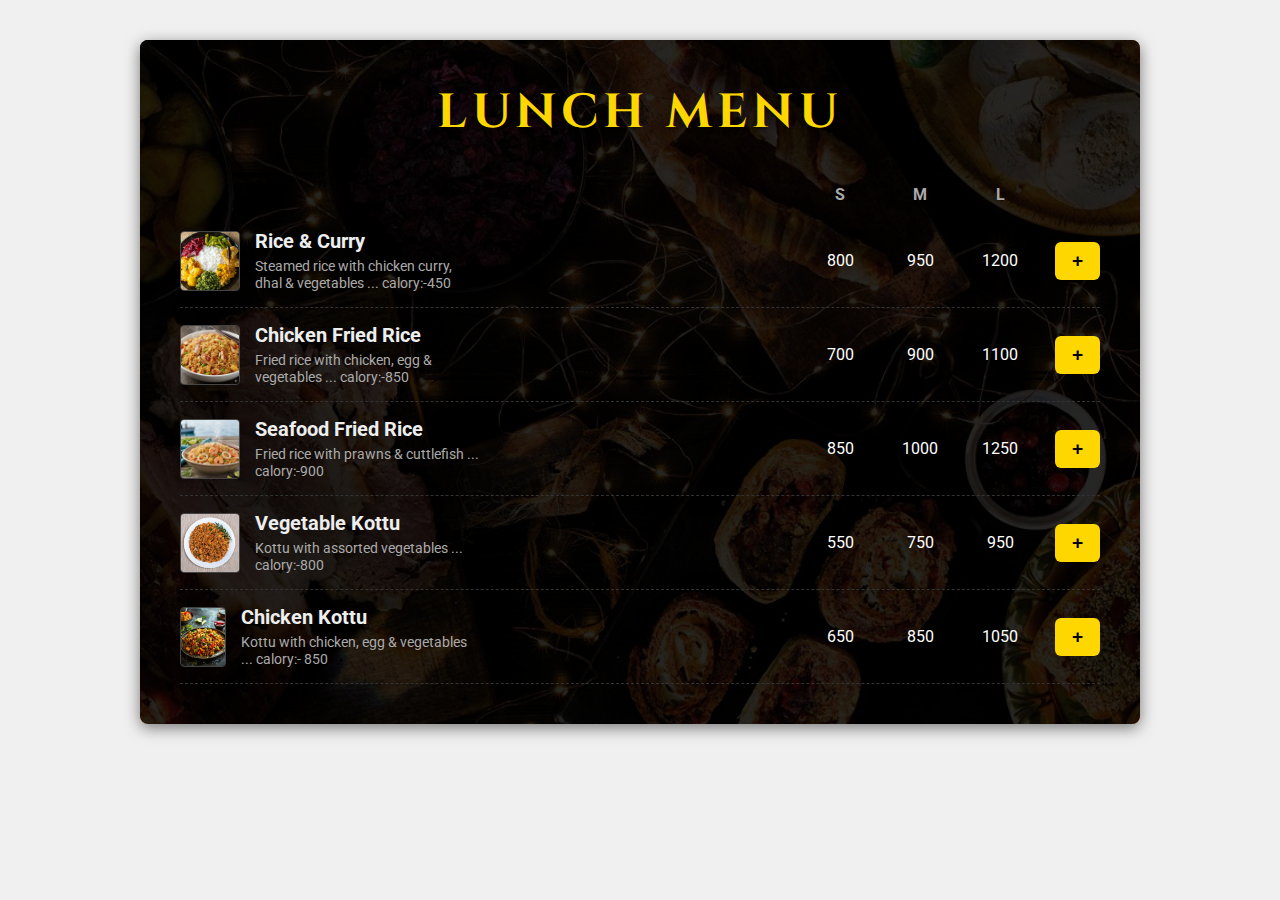
<file: My project/lunch.html>
<!DOCTYPE html>
<html lang="en">
<head>
    <meta charset="UTF-8" />
    <meta name="viewport" content="width=device-width, initial-scale=1.0"/>
    <title>Lunch Menu</title>
    <link rel="stylesheet" href="LunchProject.css" />
    <link href="https://fonts.googleapis.com/css2?family=Cinzel:wght@700&family=Roboto:wght@300;400;700&display=swap" rel="stylesheet">
</head>
<body>
    <div class="menu-container">
        <div class="background-overlay"></div>

        <header class="menu-header">
            <h1 class="header-title">LUNCH MENU</h1>
        </header>

        <main class="menu-content">
            <div class="price-headers">
                <span class="price-size">S</span>
                <span class="price-size">M</span>
                <span class="price-size">L</span>
            </div>

            <section class="menu-category">
                <div id="lunch-items"></div>
            </section>

            
        </main>
    </div>

    <script src="LunchProject.js"></script>
</body>
</html>
</file>
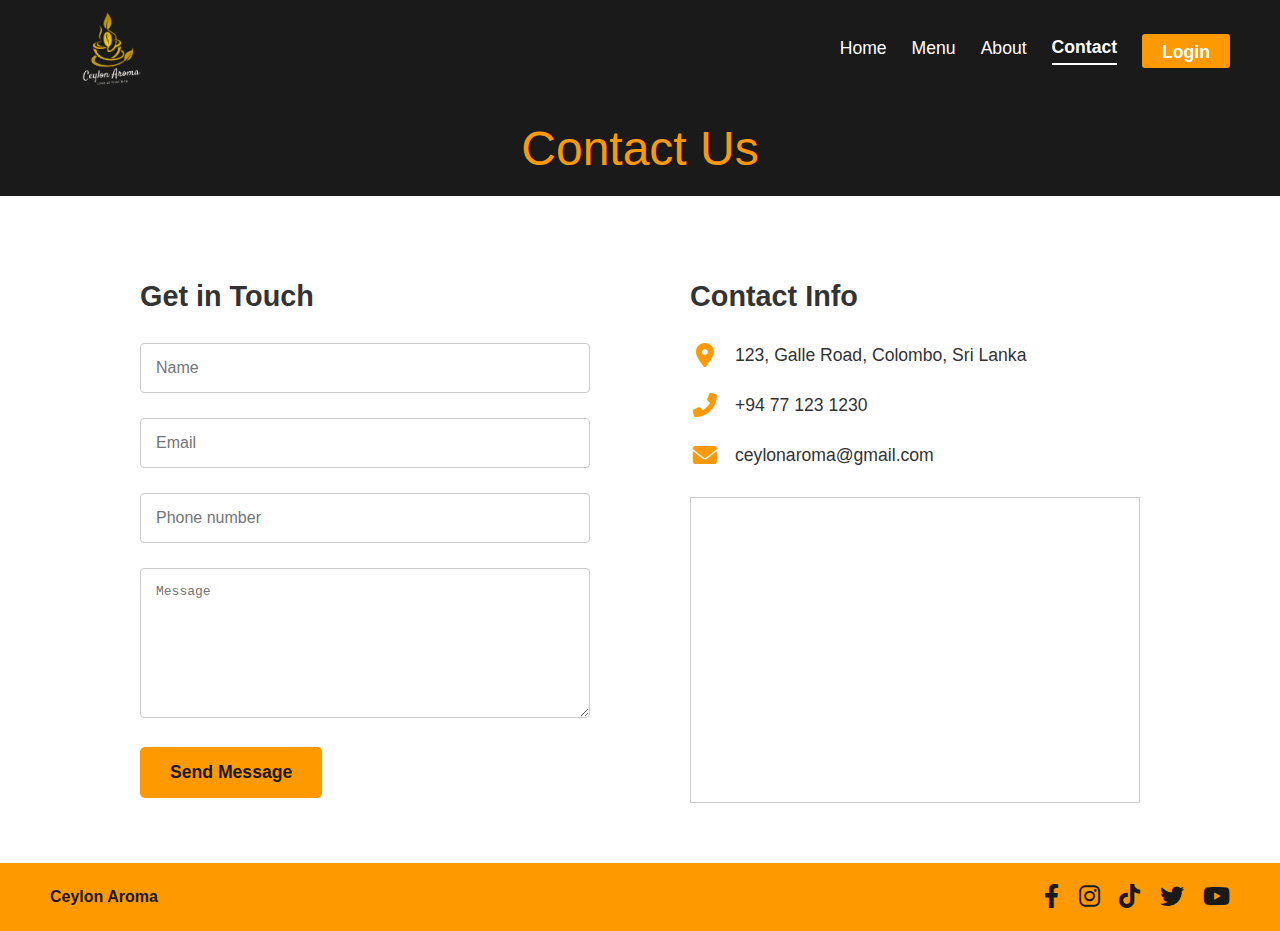
<file: online food ordering system/Contact us page.html>
<!DOCTYPE html>
<html lang="en">
<head>
    <meta charset="UTF-8">
    <meta name="viewport" content="width=device-width, initial-scale=1.0">
    <title>Ceylon Aroma - Contact Us</title>
    <link rel="stylesheet" href="contact_styles.css"> 
    <link rel="stylesheet" href="https://cdnjs.cloudflare.com/ajax/libs/font-awesome/6.0.0-beta3/css/all.min.css">
</head>
<body>

    <header class="header">
        <div class="logo">
            <img src="images/logo.png" alt="Ceylon Aroma Logo"> 
        </div>
        <nav class="nav-links">
            <a href="#">Home</a>
            <a href="#">Menu</a>
            <a href="#">About</a>
            <a href="#" class="contact-link">Contact</a>
            <a href="#" class="login-btn">Login</a>
        </nav>
    </header>

    <div class="title-section">
        <h1>Contact Us</h1>
    </div>

    <div class="contact-content">
        <div class="get-in-touch">
            <h2>Get in Touch</h2>
            <form id="contactForm" class="contact-form">
                <input type="text" id="name" name="name" placeholder="Name" required>
                <input type="email" id="email" name="email" placeholder="Email" required>
                <input type="tel" id="phone" name="phone" placeholder="Phone number">
                <textarea id="message" name="message" placeholder="Message" required></textarea>
                <button type="submit" id="sendBtn" class="send-message-btn">Send Message</button>
            </form>
        </div>

        <div class="contact-info">
            <h2>Contact Info</h2>
            <div class="info-item">
                <i class="fas fa-map-marker-alt"></i>
                <span>123, Galle Road, Colombo, Sri Lanka</span>
            </div>
            <div class="info-item">
                <i class="fas fa-phone-alt"></i>
                <span>+94 77 123 1230</span>
            </div>
            <div class="info-item">
                <i class="fas fa-envelope"></i>
                <span>ceylonaroma@gmail.com</span>
            </div>
            <div class="map-container">
                <iframe 
                    src="https://www.google.com/maps/embed?pb=!1m18!1m12!1m3!1d3765.2860719940886!2d79.86277367475637!3d6.856131393142292!2m3!1f0!2f0!3f0!3m2!1i1024!2i768!4f13.1!3m3!1m2!1s0x3ae25b0788705059%3A0xf594c628ac515c51!2s123%20Galle%20Rd%2C%20Colombo!5e1!3m2!1sen!2slk!4v1761575934504!5m2!1sen!2slk" 
                    width="100%" 
                    height="300" 
                    style="border:0;" 
                    allowfullscreen="" 
                    loading="lazy" 
                    referrerpolicy="no-referrer-when-downgrade">
                </iframe>
            </div>
        </div>
    </div>

    <footer class="footer">
        <div>Ceylon Aroma</div>
        <div class="social-icons">
            <a href="#" aria-label="Facebook"><i class="fab fa-facebook-f"></i></a>
            <a href="#" aria-label="Instagram"><i class="fab fa-instagram"></i></a>
            <a href="#" aria-label="TikTok"><i class="fab fa-tiktok"></i></a>
            <a href="#" aria-label="X (Twitter)"><i class="fab fa-twitter"></i></a>
            <a href="#" aria-label="YouTube"><i class="fab fa-youtube"></i></a>
        </div>
    </footer>

    <script>
        document.addEventListener('DOMContentLoaded', () => {
            const contactForm = document.getElementById('contactForm');
            const sendBtn = document.getElementById('sendBtn');
            
            // 🚨 Endpoint MUST match the backend server's address and port
            const BACKEND_URL = 'http://127.0.0.1:5000/submit_contact'; 

            contactForm.addEventListener('submit', async (e) => {
                e.preventDefault();

                sendBtn.textContent = 'Sending...';
                sendBtn.disabled = true;

                const data = {
                    name: document.getElementById('name').value,
                    email: document.getElementById('email').value,
                    phone: document.getElementById('phone').value,
                    message: document.getElementById('message').value
                };

                try {
                    const response = await fetch(BACKEND_URL, {
                        method: 'POST',
                        headers: { 
                            'Content-Type': 'application/json' 
                        },
                        body: JSON.stringify(data)
                    });

                    const result = await response.json();

                    if (response.ok && result.status === 'success') {
                        alert('✅ Success! Your message has been recorded.');
                        contactForm.reset(); 
                    } else {
                        alert('❌ Error sending message: ' + (result.message || 'An unknown server error occurred.'));
                    }
                } catch (error) {
                    console.error('Network Error:', error);
                    alert('⚠️ Could not connect to the server. Ensure the backend is running.');
                } finally {
                    sendBtn.textContent = 'Send Message';
                    sendBtn.disabled = false;
                }
            });
        });
    </script>
</body>
</html>
</file>
<file: style.css>
* {
  margin: 0;
  padding: 0;
  box-sizing: border-box;
  font-family: 'Poppins', sans-serif;
}

body {
  background-color: #fff;
  color: #333;
}

/* Header */
header {
  background: rgba(0, 0, 0, 0.8);
  color: white;
  display: flex;
  justify-content: space-between;
  align-items: center;
  padding: 15px 60px;
  position: fixed;
  top: 0;
  width: 100%;
  z-index: 10;
}

.logo {
  font-size: 1.4rem;
  font-weight: 600;
}

nav ul {
  list-style: none;
  display: flex;
  gap: 20px;
}

nav a {
  color: white;
  text-decoration: none;
  transition: color 0.3s;
}

nav a:hover {
  color: #f9a825;
}

.login-btn {
  background: #f9a825;
  color: white;
  border: none;
  padding: 5px 10px;
  border-radius: 5px;
  cursor: pointer;
}

/* Hero */
.hero {
  background: url('images/premium_photo-1673108852141-e8c3c22a4a22.jpg') center/cover no-repeat;
  height: 100vh;
  display: flex;
  align-items: center;
  justify-content: center;
  text-align: left;
  padding: 0 10%;
  color: white;
}

.hero-content {
  max-width: 600px;
  background: rgba(0,0,0,0.6);
  padding: 30px;
  border-radius: 10px;
}

.hero h1 {
  font-size: 2.5rem;
  margin-bottom: 15px;
}

.hero p {
  margin-bottom: 20px;
  line-height: 1.5;
}

.order-btn {
  background: #f9a825;
  color: #fff;
  border: none;
  padding: 10px 20px;
  border-radius: 25px;
  font-weight: 600;
  cursor: pointer;
text-decoration: none;

}

/* Categories */
.categories {
  display: flex;
  justify-content: space-around;
  background: #f9a825;
  color: black;
  padding: 25px 0;
  flex-wrap: wrap;
}

.cat {
  text-align: center;
}

.cat i {
  font-size: 1.8rem;
  display: block;
  margin-bottom: 5px;
}

/* Why Different */
.why {
  text-align: center;
  padding: 60px 20px;
}

.features {
  display: flex;
  justify-content: center;
  gap: 100px;
  flex-wrap: wrap;
  margin-top: 30px;
}

.feature {
  background: #D9D9D9;
  padding: 25px;
  width: 250px;
  border-radius: 10px;
}

.feature i {
  font-size: 2rem;
  color: #f9a825;
  margin-bottom: 10px;
}

/* Testimonials */
.testimonials {
  background: #fff6e0;
  text-align: center;
  padding: 60px 20px;
  position: relative;
}

.testimonial-container {
  display: flex;
  align-items: center;
  justify-content: center;
  position: relative;
}

.testimonial {
  display: none;
  max-width: 600px;
  margin: 0 20px;
}

.testimonial.active {
  display: block;
}

.testimonial img {
  width: 80px;
  height: 80px;
  border-radius: 50%;
  margin-top: 15px;
}

.prev, .next {
  background: #f9a825;
  border: none;
  color: white;
  font-size: 1.5rem;
  border-radius: 50%;
  width: 40px;
  height: 40px;
  cursor: pointer;
  margin: 0 10px;
}

/* Footer */
footer {
  background: #f9a825;
  color: white;
  text-align: center;
  padding: 15px;
  display: flex;
  justify-content: space-between;
  align-items: center;
}

.socials a {
  color: white;
  margin: 0 5px;
  font-size: 1.2rem;
}

/* Responsive */
@media (max-width: 768px) {
  header {
    flex-direction: column;
    padding: 10px 20px;
  }

  .hero {
    height: 80vh;
    padding: 20px;
  }

  .features {
    flex-direction: column;
    align-items: center;
  }

  footer {
    flex-direction: column;
    gap: 20px;
  }
}
</file>
<file: ordering.css>
* {
    margin: 0;
    padding: 0;
    box-sizing: border-box;
}

body {
    font-family: -apple-system, BlinkMacSystemFont, 'Segoe UI', Roboto, 'Helvetica Neue', Arial, sans-serif;
    height: 100vh;
    overflow: hidden;
}

.container {
    display: flex;
    height: 100vh;
}

.image-section {
    flex: 1;
    background: linear-gradient(135deg, #667eea 0%, #764ba2 100%);
    position: relative;
    overflow: hidden;
}

.image-section img {
    width: 100%;
    height:100%;
    object-fit: cover;
    object-position: center;
}

.form-section {
    flex: 1;
    background: #f1c991;
    display: flex;
    align-items: center;
    justify-content: center;
    padding: 40px;
}

.form-container {
    width: 100%;
    max-width: 400px;
}

h1 {
    font-size: 48px;
    font-weight: 400;
    margin-bottom: 10px;
    color: #2c2c2c;
}

.subtitle {
    font-size: 14px;
    color: #2c2c2c;
    margin-bottom: 30px;
}

.link {
    color: #2c2c2c;
    text-decoration: underline;
    font-weight: 500;
}

.link:hover {
    text-decoration: none;
}

.form-group {
    margin-bottom: 20px;
}

label {
    display: block;
    font-size: 16px;
    font-weight: 600;
    margin-bottom: 8px;
    color: #2c2c2c;
}

input[type="email"],
input[type="password"] {
    width: 100%;
    padding: 12px 16px;
    border: none;
    border-radius: 25px;
    background: rgba(255, 255, 255, 0.5);
    font-size: 14px;
    transition: background 0.3s ease;
}

input[type="email"]:focus,
input[type="password"]:focus {
    outline: none;
    background: rgba(255, 255, 255, 0.7);
}

.forgot-password {
    text-align: right;
    margin-bottom: 25px;
}

.forgot-password .link {
    font-size: 14px;
}

.btn {
    width: 100%;
    padding: 14px 20px;
    border: none;
    border-radius: 25px;
    font-size: 16px;
    font-weight: 500;
    cursor: pointer;
    transition: all 0.3s ease;
    display: flex;
    align-items: center;
    justify-content: center;
    gap: 10px;
    margin-bottom: 15px;
}

.btn-primary {
    background: #2c2c2c;
    color: white;
}

.btn-primary:hover {
    background: #1a1a1a;
    transform: translateY(-2px);
    box-shadow: 0 4px 12px rgba(0, 0, 0, 0.2);
}

.btn-google {
    background: #e2af67 ;
    color: #2c2c2c;
    padding: 10px 20px;
}

.btn-google:hover {
    background: #e2af67 ;
    transform: translateY(-2px);
    box-shadow:0 4px 12px rgba(0, 0, 0, 0.1);
}

.btn-facebook {
    background: #e2af67 ;
    color: #2c2c2c;
    padding: 10px 20px;
}

.btn-facebook:hover {
    background: #e2af67 ;
    transform: translateY(-2px);
    box-shadow: 0 4px 12px rgba(0, 0, 0, 0.1);
}

@media (max-width: 768px) {
    .container {
        flex-direction: column;
    }
    
    .image-section {
        display: none;
    }
    
    .form-section {
        flex: 1;
    }
    
    h1 {
        font-size: 36px;
    }
}
</file>
<file: login and registration/login.css>
* {
    margin: 0;
    padding: 0;
    box-sizing: border-box;
}

body {
    font-family: -apple-system, BlinkMacSystemFont, 'Segoe UI', Roboto, 'Helvetica Neue', Arial, sans-serif;
    height: 100vh;
    overflow: hidden;
}

.container {
    display: flex;
    height: 100vh;
}

.image-section {
    flex: 1;
    background: linear-gradient(135deg, #667eea 0%, #764ba2 100%);
    position: relative;
    overflow: hidden;
}

.image-section img {
    width: 100%;
    height:100%;
    object-fit: cover;
    object-position: center;
}

.form-section {
    flex: 1;
    background: #f1c991;
    display: flex;
    align-items: center;
    justify-content: center;
    padding: 40px;
}

.form-container {
    width: 100%;
    max-width: 400px;
}

h1 {
    font-size: 48px;
    font-weight: 400;
    margin-bottom: 10px;
    color: #2c2c2c;
}

.subtitle {
    font-size: 14px;
    color: #2c2c2c;
    margin-bottom: 30px;
}

.link {
    color: #2c2c2c;
    text-decoration: underline;
    font-weight: 500;
}

.link:hover {
    text-decoration: none;
}

.form-group {
    margin-bottom: 20px;
}

label {
    display: block;
    font-size: 16px;
    font-weight: 600;
    margin-bottom: 8px;
    color: #2c2c2c;
}

input[type="email"],
input[type="password"] {
    width: 100%;
    padding: 12px 16px;
    border: none;
    border-radius: 25px;
    background: rgba(255, 255, 255, 0.5);
    font-size: 14px;
    transition: background 0.3s ease;
}

input[type="email"]:focus,
input[type="password"]:focus {
    outline: none;
    background: rgba(255, 255, 255, 0.7);
}

.forgot-password {
    text-align: right;
    margin-bottom: 25px;
}

.forgot-password .link {
    font-size: 14px;
}

.btn {
    width: 100%;
    padding: 14px 20px;
    border: none;
    border-radius: 25px;
    font-size: 16px;
    font-weight: 500;
    cursor: pointer;
    transition: all 0.3s ease;
    display: flex;
    align-items: center;
    justify-content: center;
    gap: 10px;
    margin-bottom: 15px;
}

.btn-primary {
    background: #2c2c2c;
    color: white;
}

.btn-primary:hover {
    background: #1a1a1a;
    transform: translateY(-2px);
    box-shadow: 0 4px 12px rgba(0, 0, 0, 0.2);
}

.btn-google {
    background: #e2af67 ;
    color: #2c2c2c;
    padding: 10px 20px;
}

.btn-google:hover {
    background: #e2af67 ;
    transform: translateY(-2px);
    box-shadow:0 4px 12px rgba(0, 0, 0, 0.1);
}

.btn-facebook {
    background: #e2af67 ;
    color: #2c2c2c;
    padding: 10px 20px;
}

.btn-facebook:hover {
    background: #e2af67 ;
    transform: translateY(-2px);
    box-shadow: 0 4px 12px rgba(0, 0, 0, 0.1);
}

@media (max-width: 768px) {
    .container {
        flex-direction: column;
    }
    
    .image-section {
        display: none;
    }
    
    .form-section {
        flex: 1;
    }
    
    h1 {
        font-size: 36px;
    }
}
</file>
<file: login and registration/register.css>
* {
    margin: 0;
    padding: 0;
    box-sizing: border-box;
    font-family: Arial, sans-serif;
}

body {
    background-color: #e8bb86;
}

.container {
    display: flex;
    height: 100vh;
}

.image-section {
    width: 50%;
}

.image-section img {
    width: 100%;
    height: 100%;
    object-fit: cover;
}

.form-section {
    width: 50%;
    padding: 60px 80px;
}

h1 {
    font-size: 40px;
    margin-bottom: 10px;
}

.subtitle {
    margin-bottom: 25px;
}

.subtitle a {
    font-weight: bold;
    color: black;
    text-decoration: none;
}
form {
    text-align: left;  /* 👈 ADD THIS */
}


/* Smaller Input Fields */
form input {
    width: 80%;
    padding: 10px;
    border-radius: 20px;
    border: none;
    font-size: 16px;
    background-color: #e4ecff;
    margin-bottom: 18px;
    margin-left: 0;     /* 👈 ADD THIS */
}


/* Main Register Button */
.btn-main {
    width: 80%;
    padding: 12px;
    border-radius: 25px;
    border: none;
    background-color: #222;
    color: white;
    font-size: 18px;
    cursor: pointer;
    margin-bottom: 20px;
}

/* Social Buttons (Smaller Size) */
.google-btn,
.fb-btn {
    width: 80%;
    padding: 12px;
    border-radius: 25px;
    border: none;
    background-color: #e8a856;
    font-size: 16px;
    cursor: pointer;
    margin-bottom: 15px;
    display: flex;
    justify-content: center;
    align-items: center;
    gap: 10px;
}

.g-icon {
    width: 22px;
    height: 22px;
}

.fb-icon {
    color: #1877F2;  /* Facebook Blue */
    font-size: 20px;
}
.fb-btn {
    background-color: #e8a856;
    color:black;
}
.fb-btn .fb-icon {
    color:blue;
}

/* Icon Sizes */
.material-icons {
    font-size: 20px;
}

.fb-btn i {
    font-size: 20px;
}
</file>
<file: My project new/MyProject.css>
* {
    box-sizing: border-box;
    margin: 0;
    padding: 0;
}

body {
    background-color: #f0f0f0; 
    font-family: 'Roboto', sans-serif;
    color: #fff; 
}


.menu-container {
    width: 80%;
    max-width: 1000px;
    margin: 40px auto;
    background-color: #1a1a1a;
    padding: 40px;
    border-radius: 8px;
    position: relative;
    box-shadow: 0 4px 15px rgba(0, 0, 0, 0.5);
    background-image: url('bidfood.jpg'); 
    background-size: cover;
    background-position: center;

}


.background-overlay {
    position: absolute;
    top: 0;
    left: 0;
    right: 0;
    bottom: 0;
    background-color: rgba(0, 0, 0, 0.85); 
    z-index: 1;
    border-radius: 8px;
}

.menu-header, .menu-content {
    position: relative;
    z-index: 2; 
}


.menu-header {
    text-align: center;
    margin-bottom: 40px;
}

.header-title {
    font-family: 'Cinzel', serif; 
    font-size: 3em;
    font-weight: 700;
    letter-spacing: 5px;
    color: #ffd700; 
    text-shadow: 0 2px 4px rgba(0, 0, 0, 0.5);
}


.menu-category h2 {
    font-size: 2.5em;
    font-weight: 700;
    margin-bottom: 20px;
    padding-bottom: 5px;
    border-bottom: 2px solid #555;
    color: #eee;
}

.section-divider {
    border: none;
    border-top: 1px solid #444;
    margin: 30px 0;
}


.price-headers {
    display: grid;
    grid-template-columns: 80px 80px 80px 60px; /* S M L and empty col for + button */
    justify-content: end;
    text-align: center;
    color: #aaa;
    font-weight: bold;
    margin-bottom: 10px;
    margin-left: auto;
}
.price-size {
    color: #aaa;
}


.menu-item {
    display: grid;
    grid-template-columns: 1fr 240px 60px; /* item | prices | + */
    align-items: center;
    padding: 15px 0;
    border-bottom: 1px dashed #333;
}




.item-details {
    display: flex;
    align-items: center;
    flex-grow: 1;
    max-width: calc(100% - 320px); 
}

.item-image {
    width: 60px;
    height: 60px;
    object-fit: cover;
    margin-right: 15px;
    border-radius: 4px;
    border: 1px solid #444;
}

.item-info {
    max-width: 100%;
}

.item-name {
    font-size: 1.25em;
    font-weight: 700;
    color: #eee;
    margin-bottom: 5px;
}

.item-description {
    font-size: 0.9em;
    color: #aaa;
}


.item-prices {
    display: grid;
    grid-template-columns: 80px 80px 80px; /* only S M L */
    text-align: center;
    justify-content: end;
}


.menu-item:last-child {
    border-bottom: none;
}


@media (max-width: 768px) {
    .menu-container {
        width: 100%;
        margin: 0;
        padding: 20px;
        border-radius: 0;
    }

    .header-title {
        font-size: 2em;
        letter-spacing: 3px;
    }

    .item-image {
        width: 40px;
        height: 40px;
        margin-right: 10px;
    }

    .item-name {
        font-size: 1.1em;
    }

    
    .item-prices, .price-headers {
        display: none; 
    }
    
    .item-description {
        display: block;
    }
}
.add-btn {
    background-color: #ffd700;
    color: #000;
    border: none;
    padding: 8px 14px;
    margin-left: 15px;
    border-radius: 6px;
    font-size: 1.2em;
    font-weight: bold;
    cursor: pointer;
    transition: 0.3s ease;
}

.add-btn:hover {
    background-color: #ffcc00;
    transform: scale(1.1);
}
</file>
<file: My project/LunchProject.css>
* {
    box-sizing: border-box;
    margin: 0;
    padding: 0;
}

body {
    background-color: #f0f0f0; 
    font-family: 'Roboto', sans-serif;
    color: #fff; 
}

.menu-container {
    width: 80%;
    max-width: 1000px;
    margin: 40px auto;
    background-color: #1a1a1a;
    padding: 40px;
    border-radius: 8px;
    position: relative;
    box-shadow: 0 4px 15px rgba(0, 0, 0, 0.5);
    background-image: url('bidfood.jpg'); 
    background-size: cover;
    background-position: center;
}

.background-overlay {
    position: absolute;
    top: 0;
    left: 0;
    right: 0;
    bottom: 0;
    background-color: rgba(0, 0, 0, 0.85); 
    z-index: 1;
    border-radius: 8px;
}

.menu-header, .menu-content {
    position: relative;
    z-index: 2; 
}

.menu-header {
    text-align: center;
    margin-bottom: 40px;
}

.header-title {
    font-family: 'Cinzel', serif; 
    font-size: 3em;
    font-weight: 700;
    letter-spacing: 5px;
    color: #ffd700; 
    text-shadow: 0 2px 4px rgba(0, 0, 0, 0.5);
}

.price-headers {
    display: grid;
    grid-template-columns: 80px 80px 80px 60px;
    justify-content: end;
    text-align: center;
    color: #aaa;
    font-weight: bold;
    margin-bottom: 10px;
    margin-left: auto;
}

.menu-item {
    display: grid;
    grid-template-columns: 1fr 240px 60px; 
    align-items: center;
    padding: 15px 0;
    border-bottom: 1px dashed #333;
}

.item-details {
    display: flex;
    align-items: center;
    flex-grow: 1;
    max-width: calc(100% - 320px);
}

.item-image {
    width: 60px;
    height: 60px;
    object-fit: cover;
    margin-right: 15px;
    border-radius: 4px;
    border: 1px solid #444;
}

.item-info {
    max-width: 100%;
}

.item-name {
    font-size: 1.25em;
    font-weight: 700;
    color: #eee;
    margin-bottom: 5px;
}

.item-description {
    font-size: 0.9em;
    color: #aaa;
}

.item-prices {
    display: grid;
    grid-template-columns: 80px 80px 80px; 
    text-align: center;
    justify-content: end;
}

.add-btn {
    background-color: #ffd700;
    color: #000;
    border: none;
    padding: 8px 14px;
    margin-left: 15px;
    border-radius: 6px;
    font-size: 1.2em;
    font-weight: bold;
    cursor: pointer;
    transition: 0.3s ease;
}

.add-btn:hover {
    background-color: #ffcc00;
    transform: scale(1.1);
}
</file>
<file: online food ordering system/contact_styles.css>
/* General Styles */
body {
    font-family: Arial, sans-serif;
    margin: 0;
    padding: 0;
    background-color: #ffffff;
    color: #333;
}

/* Header (Navigation Bar) */
.header {
    background-color: #1a1a1a;
    color: white;
    padding: 10px 50px;
    display: flex;
    justify-content: space-between;
    align-items: center;
}

.logo {
    display: flex;
    align-items: center;
    font-size: 1.5em;
    font-weight: bold;
    color: #ff9900; /* Orange accent */
}

.logo img {
    height: 20%; 
    width: 20%;
    padding: 0%;
}

.nav-links {
    display: flex;
    align-items: center;
}

.nav-links a {
    color: white;
    text-decoration: none;
    margin-left: 25px;
    padding-bottom: 5px;
    font-size: 1.1em;
    transition: border-bottom 0.3s;
}

.nav-links a:hover {
    border-bottom: 2px solid #ff9900;
}

.nav-links .contact-link {
    border-bottom: 2px solid white; /* Highlight the active contact link */
    font-weight: bold;
}

.login-btn {
    background-color: #ff9900;
    color: #1a1a1a;
    border: none;
    padding: 8px 20px;
    margin-left: 25px;
    text-decoration: none;
    font-weight: bold;
    border-radius: 3px;
}

/* Contact Us Title Section */
.title-section {
    background-color: #1a1a1a;
    color: #ff9900;
    text-align: center;
    padding: 20px 0;
}

.title-section h1 {
    margin: 0;
    font-size: 3em;
    font-weight: normal;
}

/* Main Content Section */
.contact-content {
    display: flex;
    justify-content: center;
    padding: 60px 50px;
    gap: 100px;
    max-width: 1200px;
    margin: 0 auto;
}

/* Get in Touch (Form) Section */
.get-in-touch {
    flex: 1;
    max-width: 450px;
}

.get-in-touch h2, .contact-info h2 {
    font-size: 1.8em;
    margin-bottom: 30px;
    font-weight: bold;
}

.contact-form input[type="text"],
.contact-form input[type="email"],
.contact-form input[type="tel"],
.contact-form textarea {
    width: 100%;
    padding: 15px;
    margin-bottom: 25px;
    border: 1px solid #ccc;
    border-radius: 4px;
    box-sizing: border-box; 
    font-size: 1em;
}

.contact-form textarea {
    resize: vertical;
    min-height: 150px;
}

.send-message-btn {
    background-color: #ff9900;
    color: #1a1a1a;
    padding: 15px 30px;
    border: none;
    border-radius: 5px;
    cursor: pointer;
    font-size: 1.1em;
    font-weight: bold;
    transition: background-color 0.3s;
}

.send-message-btn:hover {
    background-color: #e68a00;
}

/* Contact Info Section */
.contact-info {
    flex: 1;
    max-width: 450px;
}

.info-item {
    display: flex;
    align-items: flex-start;
    margin-bottom: 25px;
}

.info-item i {
    color: #ff9900;
    font-size: 1.5em;
    margin-right: 15px;
    width: 30px; 
    text-align: center;
}

.info-item span {
    font-size: 1.1em;
    line-height: 1.4;
}

/* Map Container for Real Map */
.map-container {
    margin-top: 30px;
    border: 1px solid #ccc; 
    overflow: hidden;
}

.map-container iframe {
    width: 100%; 
}

/* Footer */
.footer {
    background-color: #ff9900;
    padding: 20px 50px;
    display: flex;
    justify-content: space-between;
    align-items: center;
    color: #1a1a1a;
    font-weight: bold;
}

.social-icons a {
    color: #1a1a1a;
    font-size: 1.5em;
    margin-left: 15px;
    text-decoration: none;
}
</file>
<file: order.css>
/* Reset */
* {
  margin: 0;
  padding: 0;
  box-sizing: border-box;
  font-family: 'Poppins', sans-serif;
}

body, html {
  height: 100%;
}

/* Background split layout */
.order-container {
  display: flex;
  align-items: center;
  justify-content: flex-end;
  height: 100vh;
  background: url('pexels-pixabay-326281.jpg')
              left center / cover no-repeat;
  position: relative;
}

/* Overlay for slightly dark effect */
.order-container::before {
  content: '';
  position: absolute;
  inset: 0;
  background: rgba(0, 0, 0, 0.4);
}

/* Form box */
.order-form-box {
  position: relative;
  background: #d9d9d9;
  padding: 40px 50px;
  border-radius: 5px;
  width: 550px;
  margin-right: 150px;
  box-shadow: 0 5px 15px rgba(0,0,0,0.3);
  z-index: 1;
}

.order-form-box h2 {
  text-align: center;
  margin-bottom: 25px;
  color: #000;
  font-size: 24px;
}

/* Form styling */
.form-group {
  margin-bottom: 15px;
}

.form-row {
  display: flex;
  justify-content: space-between;
  gap: 10px;
}

label {
  display: block;
  font-weight: 600;
  margin-bottom: 5px;
}

input, textarea {
  width: 100%;
  padding: 8px;
  border: none;
  border-radius: 3px;
  outline: none;
}

/* Quantity controls */
.quantity-controls {
  display: flex;
  align-items: center;
  justify-content: space-between;
  background: #fff;
  border-radius: 3px;
  padding: 5px 10px;
  width: 120px;
}

.quantity-controls button {
  border: none;
  background: none;
  font-size: 18px;
  cursor: pointer;
}

.quantity-controls span {
  font-size: 16px;
}

/* Submit button */
.submit-btn {
  display: block;
  width: 40%;
  margin: 20px auto 0;
  padding: 10px;
  background-color: #FFD700;
  color: #000;
  font-weight: 600;
  border: none;
  border-radius: 5px;
  cursor: pointer;
  transition: 0.3s;
}

.submit-btn:hover {
  background-color: #ffcc00;
}
</file>
<file: My project new/LunchProject.css>
/* Reset */
* {
    box-sizing: border-box;
    margin: 0;
    padding: 0;
}

body {
    background-color: #f0f0f0; 
    font-family: 'Roboto', sans-serif;
    color: #fff; 
}


.menu-container {
    width: 80%;
    max-width: 1000px;
    margin: 40px auto;
    background-color: #1a1a1a;
    padding: 40px;
    border-radius: 8px;
    position: relative;
    box-shadow: 0 4px 15px rgba(0, 0, 0, 0.5);
    background-image: url('bidfood.jpg'); 
    background-size: cover;
    background-position: center;

}


.background-overlay {
    position: absolute;
    top: 0;
    left: 0;
    right: 0;
    bottom: 0;
    background-color: rgba(0, 0, 0, 0.85); /* Dark overlay */
    z-index: 1;
    border-radius: 8px;
}

.menu-header, .menu-content {
    position: relative;
    z-index: 2; 
}


.menu-header {
    text-align: center;
    margin-bottom: 30px;
}

/* 🎯 Title Underline Removed */
.header-title {
    font-family: 'Cinzel', serif;
    font-size: 3em;
    color: #ffd700; 
    letter-spacing: 2px;
    /* border-bottom: 2px solid #ffd700; <-- මෙම පේළිය ඉවත් කර ඇත */
    padding-bottom: 10px;
    display: inline-block;
}

/* Category Headers */
.menu-category h2 {
    font-size: 2em;
    color: #ffd700;
    margin-bottom: 20px;
    border-left: 5px solid #ffd700;
    padding-left: 10px;
}

.section-divider {
    border: 0;
    height: 1px;
    background-image: linear-gradient(to right, rgba(255, 255, 255, 0), #333, rgba(255, 255, 255, 0));
    margin: 30px 0;
}


/* --- Price Headers Styling (S, M, L අකුරු) --- */
.price-headers {
    display: flex;
    justify-content: flex-end;
    gap: 10px; 
    font-weight: bold;
    color: #aaa;
    margin-bottom: 10px;
    padding-right: 15px; 
}

.price-size {
    width: 70px; /* Header widths match button widths */
    text-align: center;
}

/* Menu Item Container (to handle flex layout) */
.menu-item {
    display: flex;
    justify-content: space-between;
    align-items: center;
    padding: 15px 0;
    border-bottom: 1px dashed #333;
}

.item-details {
    display: flex;
    align-items: flex-start;
    max-width: calc(100% - 250px); 
}

.item-image {
    width: 60px;
    height: 60px;
    object-fit: cover;
    margin-right: 15px;
    border-radius: 4px;
    border: 1px solid #444;
}

.item-info {
    max-width: 100%;
}

.item-name {
    font-size: 1.25em;
    font-weight: 700;
    color: #eee;
    margin-bottom: 5px;
}

.item-description {
    font-size: 0.9em;
    color: #aaa;
}

/* --- Prices container (to hold S, M, L buttons) --- */
.item-prices {
    display: flex;
    gap: 10px; 
    justify-content: flex-end;
    min-width: 250px; 
}


/* --- Size Button Styling --- */
.add-btn {
    background-color: #ffd700;
    color: #000;
    border: none;
    padding: 8px 10px; 
    border-radius: 6px;
    font-size: 1em;
    font-weight: bold;
    cursor: pointer;
    transition: 0.3s ease;
    width: 70px;
    text-align: center;
    margin: 0;
}

.add-btn:hover {
    background-color: #ffcc00;
    transform: scale(1.05);
}


.menu-item:last-child {
    border-bottom: none;
}


/* Responsive Design */
@media (max-width: 768px) {
    .menu-container {
        width: 100%;
        margin: 0;
        padding: 20px;
        border-radius: 0;
    }

    .header-title {
        font-size: 2em;
    }
    
    .item-details {
        max-width: 60%;
    }

    /* Wrap prices if needed on small screens */
    .item-prices {
        flex-direction: column;
        align-items: flex-end;
        min-width: unset;
    }

    .add-btn, .price-size {
        width: 60px; /* Smaller buttons on mobile */
        padding: 6px 8px;
    }
    
    .price-headers {
        display: none; /* Hide size headers on mobile for simplicity */
    }
}
</file>
<file: My project new/order.css>
/* Reset */
* {
  margin: 0;
  padding: 0;
  box-sizing: border-box;
  font-family: 'Poppins', sans-serif;
}

body, html {
  height: 100%;
}

/* Background split layout */
.order-container {
  display: flex;
  align-items: center;
  justify-content: flex-end;
  height: 100vh;
  background: url('pexels-pixabay-326281.jpg')left center / cover no-repeat;
  position: relative;
}

/* Overlay for slightly dark effect */
.order-container::before {
  content: '';
  position: absolute;
  inset: 0;
  background: rgba(0, 0, 0, 0.4);
}

/* Form box */
.order-form-box {
  position: relative;
  background: #d9d9d9;
  padding: 40px 50px;
  border-radius: 5px;
  width: 550px;
  margin-right: 150px;
  box-shadow: 0 5px 15px rgba(0,0,0,0.3);
  z-index: 1;
}

.order-form-box h2 {
  text-align: center;
  margin-bottom: 25px;
  color: #000;
  font-size: 24px;
}

/* Form styling */
.form-group {
  margin-bottom: 15px;
}

.form-row {
  display: flex;
  justify-content: space-between;
  gap: 10px;
}

label {
  display: block;
  font-weight: 600;
  margin-bottom: 5px;
}

input, textarea {
  width: 100%;
  padding: 8px;
  border: none;
  border-radius: 3px;
  outline: none;
}

/* Quantity controls */
.quantity-controls {
  display: flex;
  align-items: center;
  justify-content: space-between;
  background: #fff;
  border-radius: 3px;
  padding: 5px 10px;
  width: 120px;
}

.quantity-controls button {
  border: none;
  background: none;
  font-size: 18px;
  cursor: pointer;
}

.quantity-controls span {
  font-size: 16px;
}

/* Submit button */
.submit-btn {
  display: block;
  width: 40%;
  margin: 20px auto 0;
  padding: 10px;
  background-color: #FFD700;
  color: #000;
  font-weight: 600;
  border: none;
  border-radius: 5px;
  cursor: pointer;
  transition: 0.3s;
}

.submit-btn:hover {
  background-color: #ffcc00;
}
</file>
